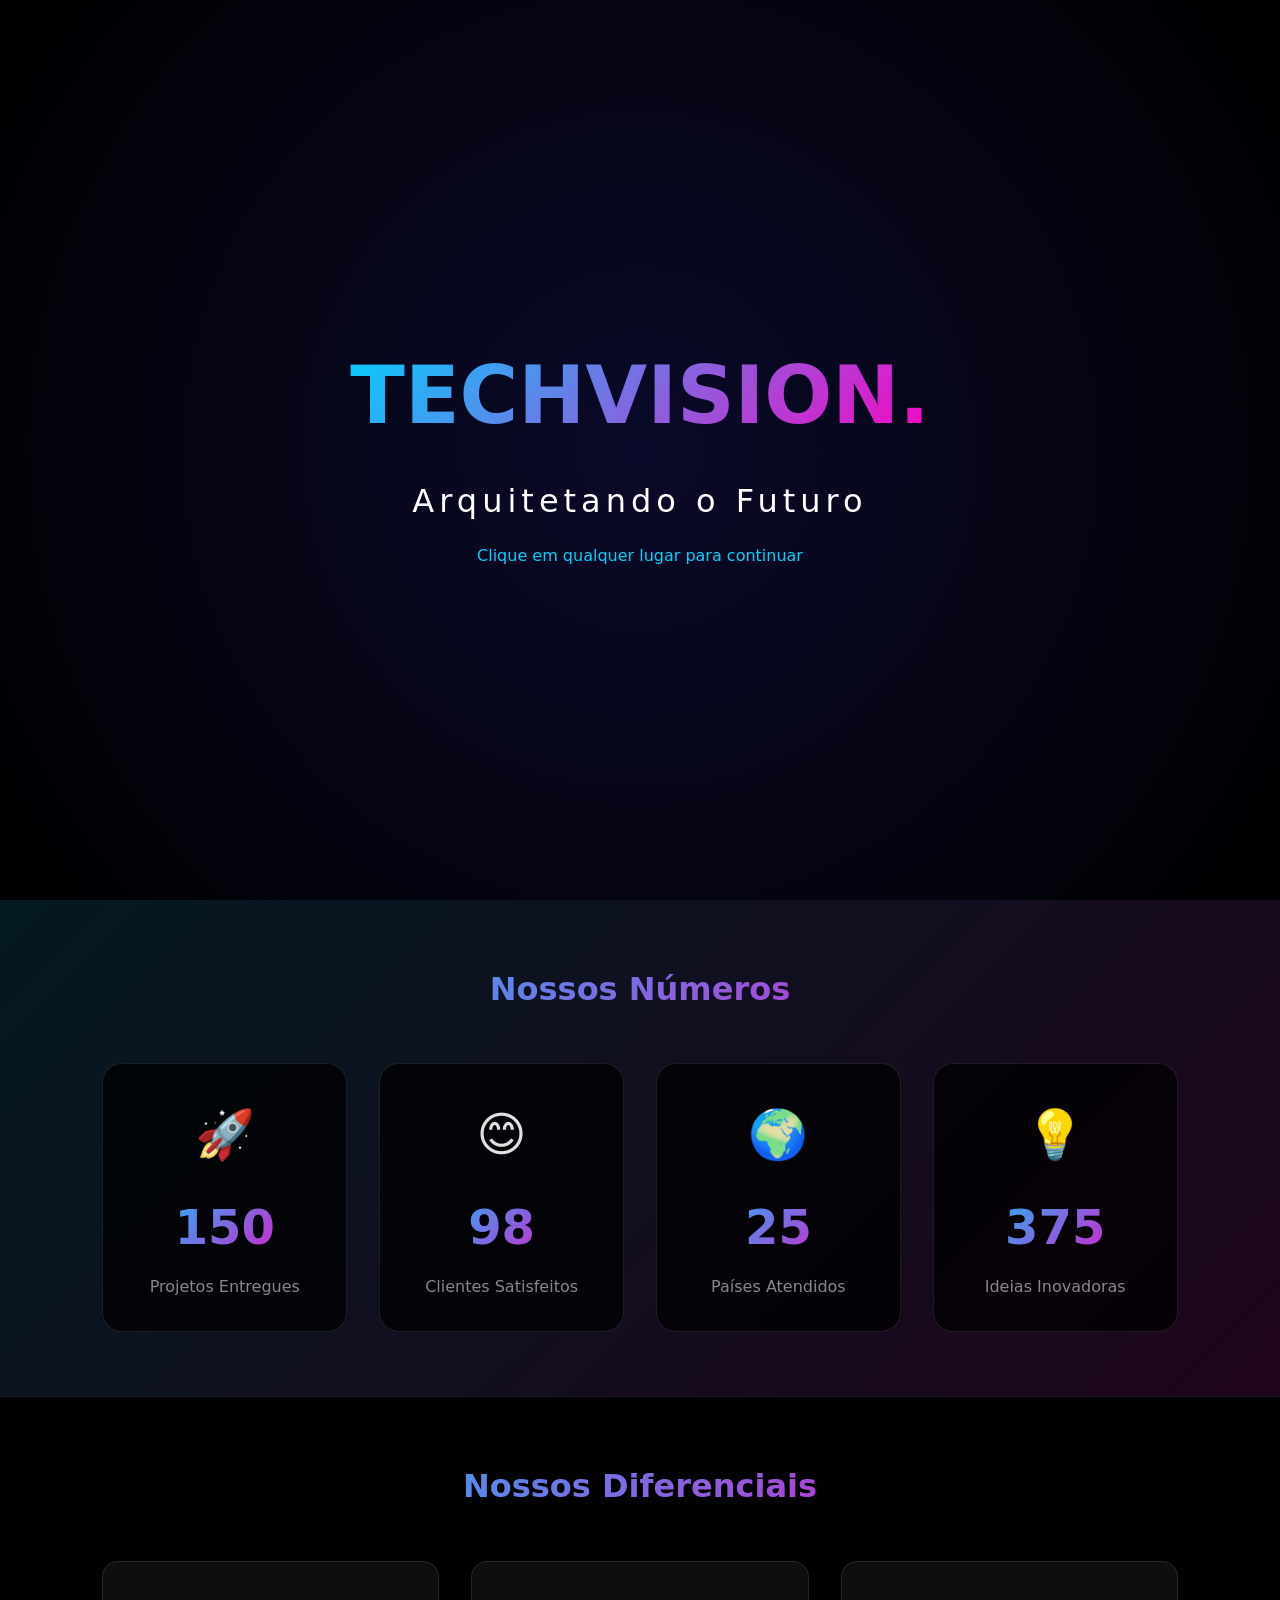
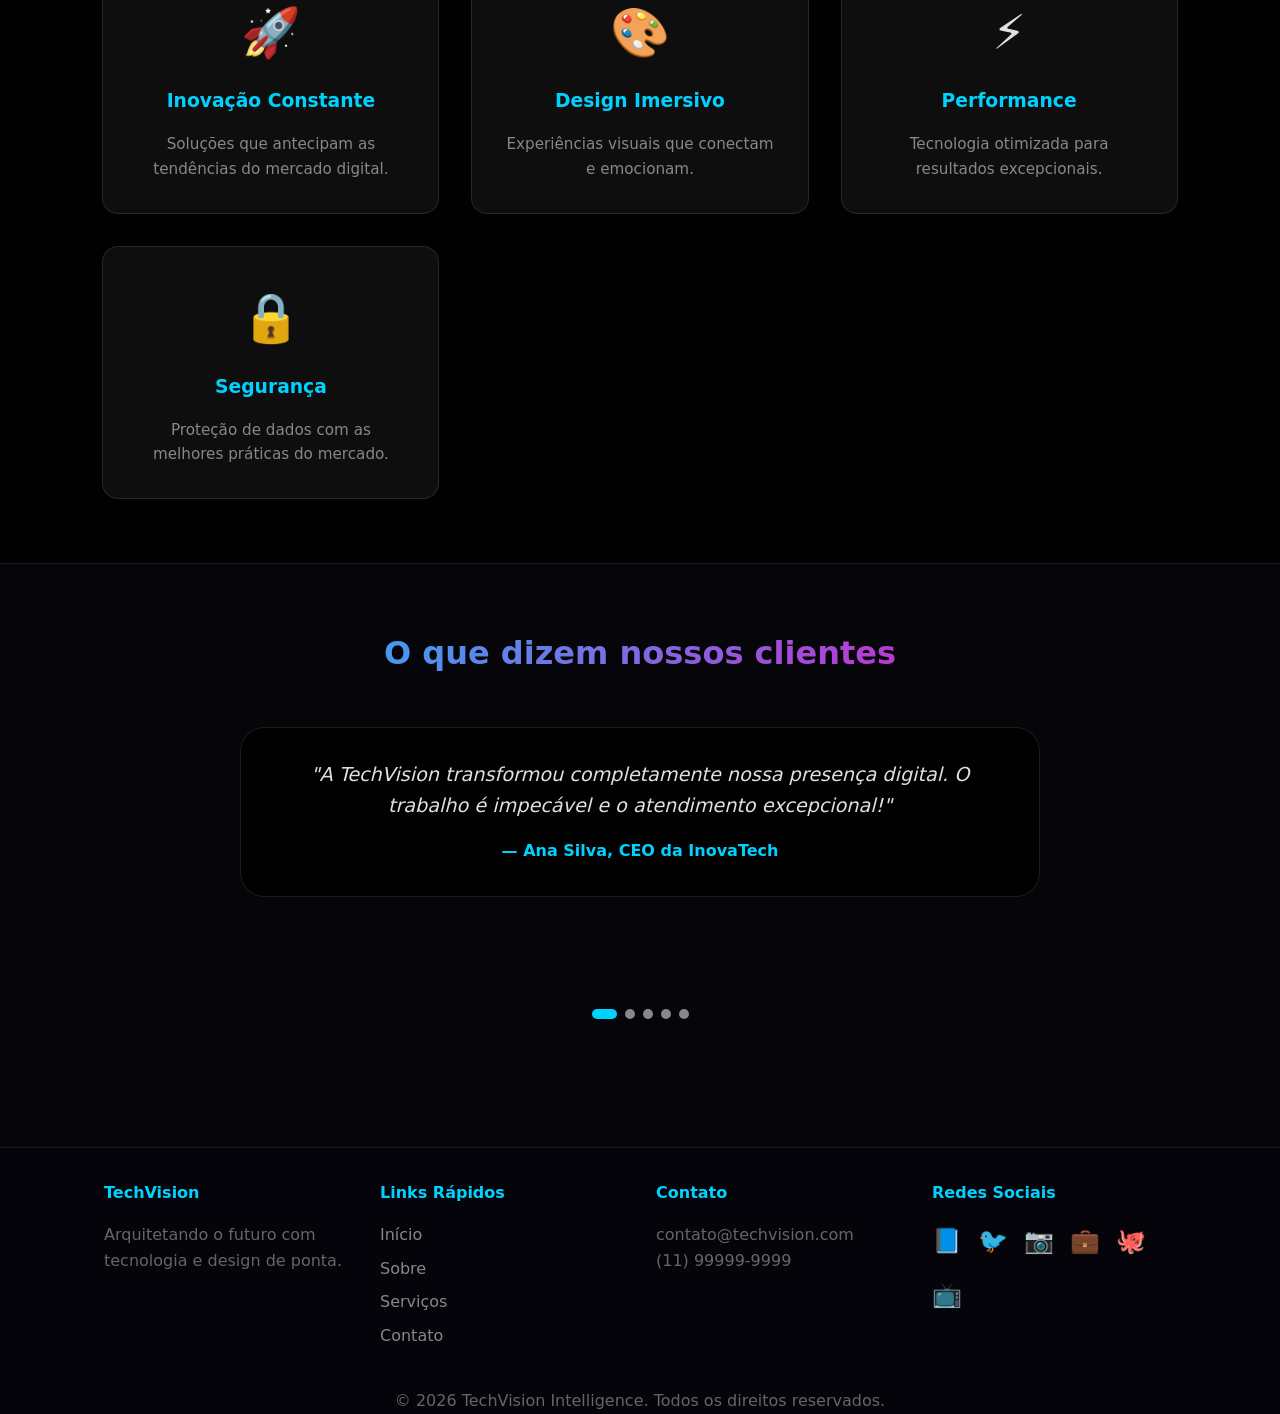
<file: index.html>
<!DOCTYPE html>
<html lang="pt-br">
<head>
    <meta charset="UTF-8">
    <meta name="viewport" content="width=device-width, initial-scale=1.0, user-scalable=yes">
    <meta name="description" content="TechVision - Arquitetando o Futuro com design inteligente e tecnologia de alto impacto">
    <title>TechVision | Início</title>
    
    <link rel="icon" type="image/svg+xml" href="data:image/svg+xml,%3Csvg xmlns='http://www.w3.org/2000/svg' viewBox='0 0 100 100'%3E%3Crect width='100' height='100' fill='%2300d2ff'/%3E%3Ctext x='50' y='72' font-size='55' text-anchor='middle' fill='white'%3E🏠%3C/text%3E%3C/svg%3E">
    
    <link rel="stylesheet" href="estilo.css">
    <link rel="stylesheet" href="dashboard.css">
</head>
<body class="bg-fullscreen page-home">

    <!-- TELA DE BOAS-VINDAS -->
    <div id="welcomeOverlay" style="
        position: fixed;
        top: 0;
        left: 0;
        width: 100%;
        height: 100%;
        background: radial-gradient(circle at center, #0a0a2a, #000000);
        z-index: 9999;
        display: flex;
        align-items: center;
        justify-content: center;
        cursor: pointer;
        transition: opacity 1s ease;
        opacity: 1;
    ">
        <div style="text-align: center;">
            <div style="
                font-size: 5rem;
                font-weight: 800;
                background: linear-gradient(135deg, #00d2ff, #ff00c1, #00d2ff);
                background-size: 200% 200%;
                -webkit-background-clip: text;
                background-clip: text;
                -webkit-text-fill-color: transparent;
                animation: gradientShift 2s ease infinite, pulseGlow 1.5s ease infinite;
                margin-bottom: 1rem;
            ">TECHVISION.</div>
            <div style="
                font-size: 2rem;
                color: white;
                letter-spacing: 5px;
                margin-bottom: 1rem;
                animation: fadeInUp 0.5s ease 0.3s forwards;
                opacity: 0;
            ">Arquitetando o Futuro</div>
            <div style="
                color: #00d2ff;
                font-size: 1rem;
                animation: fadeInUp 0.5s ease 0.6s forwards;
                opacity: 0;
            ">Clique em qualquer lugar para continuar</div>
        </div>
    </div>

    <header>
        <a href="index.html" class="logo-link">
            <div class="logo">TECHVISION.</div>
        </a>
        
        <button class="menu-toggle" id="menuToggle" aria-label="Menu">
            <span class="hamburger"></span>
        </button>
        
        <nav id="mainNav">
            <ul>
                <li><a href="index.html">Início</a></li>
                <li><a href="sobre.html">Sobre</a></li>
                <li><a href="servicos.html">Serviços</a></li>
                <li><a href="portfolio.html">Portfólio</a></li>
                <li><a href="blog.html">Blog</a></li>
                <li><a href="faq.html">FAQ</a></li>
                <li><a href="contato.html">Contato</a></li>
            </ul>
        </nav>
        
        <div class="nav-overlay" id="navOverlay"></div>
    </header>

    <main>
        <section class="hero">
            <h1>Arquitetando o <span style="background: linear-gradient(135deg, #00d2ff, #ff00c1); -webkit-background-clip: text; background-clip: text; -webkit-text-fill-color: transparent;">Futuro</span></h1>
            <p>Design inteligente e tecnologia de alto impacto para transformar sua marca.</p>
            <div class="btn-container">
                <a href="contato.html" class="btn-submit">Iniciar Projeto</a>
                <a href="portfolio.html" class="btn-outline-primary">Ver Portfólio</a>
            </div>
        </section>

        <!-- Dashboard de Estatísticas -->
        <section class="dashboard-section">
            <h2 class="section-title">Nossos Números</h2>
            <div class="dashboard-grid">
                <div class="dashboard-card" data-link="projetos.html">
                    <div class="dashboard-icon">🚀</div>
                    <div class="dashboard-number" data-target="150" data-speed="30">0</div>
                    <div class="dashboard-label">Projetos Entregues</div>
                    <div class="number-hint">Clique para ver os projetos →</div>
                </div>
                <div class="dashboard-card" data-link="clientes.html">
                    <div class="dashboard-icon">😊</div>
                    <div class="dashboard-number" data-target="98" data-speed="25">0</div>
                    <div class="dashboard-label">Clientes Satisfeitos</div>
                    <div class="number-hint">Clique para ver depoimentos →</div>
                </div>
                <div class="dashboard-card" data-link="paises.html">
                    <div class="dashboard-icon">🌍</div>
                    <div class="dashboard-number" data-target="25" data-speed="20">0</div>
                    <div class="dashboard-label">Países Atendidos</div>
                    <div class="number-hint">Clique para ver os países →</div>
                </div>
                <div class="dashboard-card" data-link="ideias.html">
                    <div class="dashboard-icon">💡</div>
                    <div class="dashboard-number" data-target="500" data-speed="40">0</div>
                    <div class="dashboard-label">Ideias Inovadoras</div>
                    <div class="number-hint">Clique para ver ideias →</div>
                </div>
            </div>
        </section>

        <!-- Diferenciais -->
        <section class="features">
            <h2 class="section-title">Nossos Diferenciais</h2>
            <div class="features-grid">
                <div class="feature-card" data-title="🚀 Inovação Constante" data-desc="Trabalhamos com as tecnologias mais recentes do mercado, incluindo AI, Blockchain e IoT para criar soluções que antecipam as necessidades futuras. Nossa equipe está sempre atualizada com as últimas tendências do mercado.">
                    <div class="feature-icon">🚀</div>
                    <h3>Inovação Constante</h3>
                    <p>Soluções que antecipam as tendências do mercado digital.</p>
                </div>
                <div class="feature-card" data-title="🎨 Design Imersivo" data-desc="Nossa abordagem de design combina psicologia das cores, animações fluidas e micro-interações que criam experiências memoráveis. Cada elemento é pensado para aumentar a conversão e engajamento do usuário.">
                    <div class="feature-icon">🎨</div>
                    <h3>Design Imersivo</h3>
                    <p>Experiências visuais que conectam e emocionam.</p>
                </div>
                <div class="feature-card" data-title="⚡ Performance" data-desc="Sites com carregamento em menos de 2 segundos, otimização para SEO e código limpo seguindo as melhores práticas de desenvolvimento. Utilizamos técnicas avançadas de caching e CDN global.">
                    <div class="feature-icon">⚡</div>
                    <h3>Performance</h3>
                    <p>Tecnologia otimizada para resultados excepcionais.</p>
                </div>
                <div class="feature-card" data-title="🔒 Segurança" data-desc="Proteção de dados com criptografia avançada, backups automáticos diários e monitoramento 24/7 contra ameaças cibernéticas. Certificados SSL gratuitos e proteção contra DDoS.">
                    <div class="feature-icon">🔒</div>
                    <h3>Segurança</h3>
                    <p>Proteção de dados com as melhores práticas do mercado.</p>
                </div>
            </div>
        </section>

        <!-- Depoimentos -->
        <section class="testimonials-section">
            <h2 class="section-title">O que dizem nossos clientes</h2>
            <div class="testimonials-carousel">
                <div class="testimonial-card active">
                    <div class="testimonial-text">"A TechVision transformou completamente nossa presença digital. O trabalho é impecável e o atendimento excepcional!"</div>
                    <div class="testimonial-author">— Ana Silva, CEO da InovaTech</div>
                </div>
                <div class="testimonial-card">
                    <div class="testimonial-text">"Profissionalismo e criatividade em cada entrega. Superaram todas as nossas expectativas."</div>
                    <div class="testimonial-author">— Carlos Mendes, CMO da GrowthLab</div>
                </div>
                <div class="testimonial-card">
                    <div class="testimonial-text">"A melhor agência de tecnologia com que já trabalhamos. Resultados incríveis e suporte de primeira."</div>
                    <div class="testimonial-author">— Mariana Costa, Fundadora da EduTech</div>
                </div>
                <div class="testimonial-card">
                    <div class="testimonial-text">"Conseguiram entender exatamente nossa necessidade e entregaram um produto que superou todas as expectativas."</div>
                    <div class="testimonial-author">— Roberto Alves, Diretor da TechSolutions</div>
                </div>
                <div class="testimonial-card">
                    <div class="testimonial-text">"Profissionais extremamente capacitados e comprometidos. Recomendo sem reservas!"</div>
                    <div class="testimonial-author">— Fernanda Lima, CMO da BrandUp</div>
                </div>
            </div>
            <div class="carousel-dots">
                <span class="dot active"></span>
                <span class="dot"></span>
                <span class="dot"></span>
                <span class="dot"></span>
                <span class="dot"></span>
            </div>
        </section>
    </main>

    <footer>
        <div class="footer-content">
            <div class="footer-column">
                <h4>TechVision</h4>
                <p>Arquitetando o futuro com tecnologia e design de ponta.</p>
            </div>
            <div class="footer-column">
                <h4>Links Rápidos</h4>
                <ul>
                    <li><a href="index.html">Início</a></li>
                    <li><a href="sobre.html">Sobre</a></li>
                    <li><a href="servicos.html">Serviços</a></li>
                    <li><a href="contato.html">Contato</a></li>
                </ul>
            </div>
            <div class="footer-column">
                <h4>Contato</h4>
                <p>contato@techvision.com</p>
                <p>(11) 99999-9999</p>
            </div>
            <div class="footer-column">
                <h4>Redes Sociais</h4>
                <div class="social-links">
                    <a href="#" onclick="showComingSoon(event, 'Facebook')">📘</a>
                    <a href="#" onclick="showComingSoon(event, 'Twitter')">🐦</a>
                    <a href="#" onclick="showComingSoon(event, 'Instagram')">📷</a>
                    <a href="#" onclick="showComingSoon(event, 'LinkedIn')">💼</a>
                    <a href="#" onclick="showComingSoon(event, 'GitHub')">🐙</a>
                    <a href="#" onclick="showComingSoon(event, 'YouTube')">📺</a>
                </div>
            </div>
        </div>
        <p>&copy; 2026 TechVision Intelligence. Todos os direitos reservados.</p>
    </footer>

    <script src="script.js"></script>
</body>
</html>
</file>
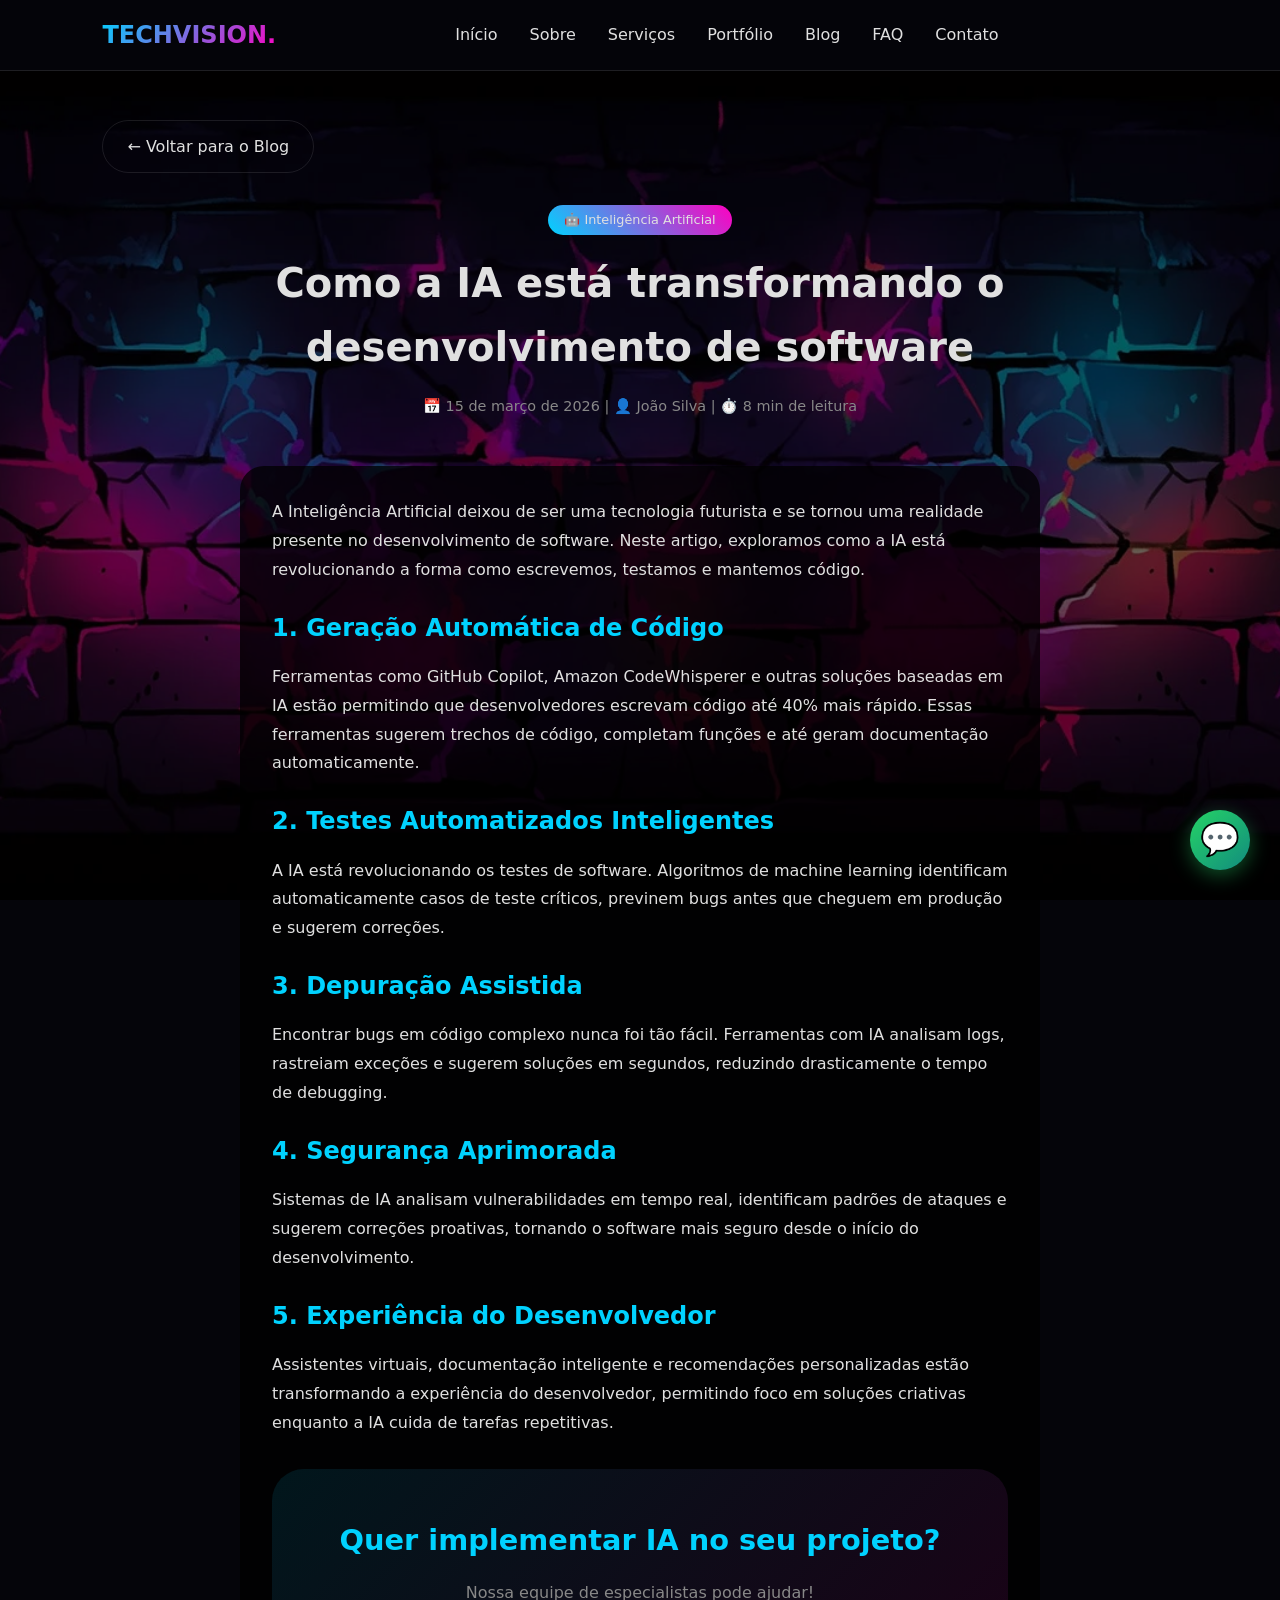
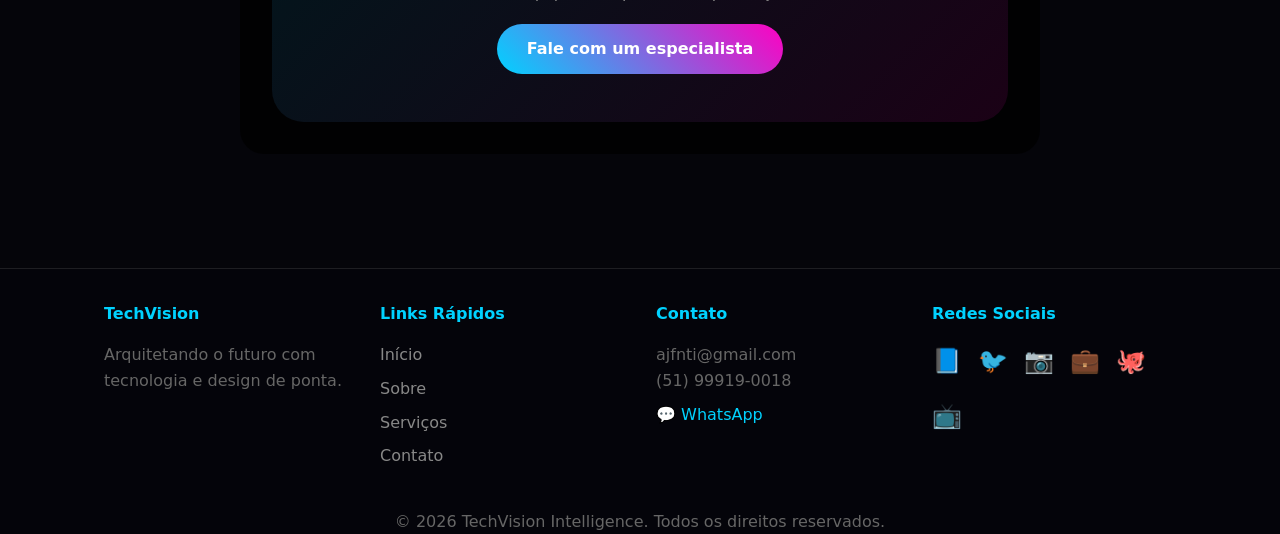
<file: artigos-ia.html>
<!DOCTYPE html>
<html lang="pt-br">
<head>
    <meta charset="UTF-8">
    <meta name="viewport" content="width=device-width, initial-scale=1.0">
    <meta name="description" content="Como a IA está transformando o desenvolvimento de software">
    <title>IA no Desenvolvimento | TechVision</title>
    
    <link rel="icon" type="image/svg+xml" href="data:image/svg+xml,%3Csvg xmlns='http://www.w3.org/2000/svg' viewBox='0 0 100 100'%3E%3Crect width='100' height='100' fill='%2300d2ff'/%3E%3Ctext x='50' y='72' font-size='55' text-anchor='middle' fill='white'%3E🤖%3C/text%3E%3C/svg%3E">
    
    <link rel="stylesheet" href="estilo.css">
    <link rel="stylesheet" href="dashboard.css">
</head>
<body class="bg-fullscreen page-article">

    <header>
        <a href="index.html" class="logo-link"><div class="logo">TECHVISION.</div></a>
        <button class="menu-toggle" id="menuToggle" aria-label="Menu"><span class="hamburger"></span></button>
        <nav id="mainNav">
            <ul>
                <li><a href="index.html">Início</a></li>
                <li><a href="sobre.html">Sobre</a></li>
                <li><a href="servicos.html">Serviços</a></li>
                <li><a href="portfolio.html">Portfólio</a></li>
                <li><a href="blog.html">Blog</a></li>
                <li><a href="faq.html">FAQ</a></li>
                <li><a href="contato.html">Contato</a></li>
            </ul>
        </nav>
        <div class="nav-overlay" id="navOverlay"></div>
    </header>

    <main style="padding: 120px 8% 50px;">
        <a href="blog.html" class="back-button">← Voltar para o Blog</a>
        
        <article class="article-page">
            <div class="article-header">
                <div class="article-category">🤖 Inteligência Artificial</div>
                <h1>Como a IA está transformando o desenvolvimento de software</h1>
                <div class="article-meta">
                    📅 15 de março de 2026 | 👤 João Silva | ⏱️ 8 min de leitura
                </div>
            </div>
            
            <div class="article-content">
                <p>A Inteligência Artificial deixou de ser uma tecnologia futurista e se tornou uma realidade presente no desenvolvimento de software. Neste artigo, exploramos como a IA está revolucionando a forma como escrevemos, testamos e mantemos código.</p>
                
                <h2>1. Geração Automática de Código</h2>
                <p>Ferramentas como GitHub Copilot, Amazon CodeWhisperer e outras soluções baseadas em IA estão permitindo que desenvolvedores escrevam código até 40% mais rápido. Essas ferramentas sugerem trechos de código, completam funções e até geram documentação automaticamente.</p>
                
                <h2>2. Testes Automatizados Inteligentes</h2>
                <p>A IA está revolucionando os testes de software. Algoritmos de machine learning identificam automaticamente casos de teste críticos, previnem bugs antes que cheguem em produção e sugerem correções.</p>
                
                <h2>3. Depuração Assistida</h2>
                <p>Encontrar bugs em código complexo nunca foi tão fácil. Ferramentas com IA analisam logs, rastreiam exceções e sugerem soluções em segundos, reduzindo drasticamente o tempo de debugging.</p>
                
                <h2>4. Segurança Aprimorada</h2>
                <p>Sistemas de IA analisam vulnerabilidades em tempo real, identificam padrões de ataques e sugerem correções proativas, tornando o software mais seguro desde o início do desenvolvimento.</p>
                
                <h2>5. Experiência do Desenvolvedor</h2>
                <p>Assistentes virtuais, documentação inteligente e recomendações personalizadas estão transformando a experiência do desenvolvedor, permitindo foco em soluções criativas enquanto a IA cuida de tarefas repetitivas.</p>
                
                <div class="portfolio-cta" style="margin-top: 2rem;">
                    <h3>Quer implementar IA no seu projeto?</h3>
                    <p>Nossa equipe de especialistas pode ajudar!</p>
                    <a href="contato.html" class="btn-submit">Fale com um especialista</a>
                </div>
            </div>
        </article>
    </main>

    <footer>
        <div class="footer-content">
            <div class="footer-column">
                <h4>TechVision</h4>
                <p>Arquitetando o futuro com tecnologia e design de ponta.</p>
            </div>
            <div class="footer-column">
                <h4>Links Rápidos</h4>
                <ul>
                    <li><a href="index.html">Início</a></li>
                    <li><a href="sobre.html">Sobre</a></li>
                    <li><a href="servicos.html">Serviços</a></li>
                    <li><a href="contato.html">Contato</a></li>
                </ul>
            </div>
            <div class="footer-column">
    <h4>Contato</h4>
    <p>ajfnti@gmail.com</p>
    <p>(51) 99919-0018</p>
    <a href="https://wa.me/555199190018?text=Olá!%20Vim%20pelo%20site%20TechVision%20e%20gostaria%20de%20mais%20informações." target="_blank" style="color: var(--primary); text-decoration: none; display: inline-flex; align-items: center; gap: 0.5rem; margin-top: 0.5rem;">💬 WhatsApp</a>
</div>
            <div class="footer-column">
                <h4>Redes Sociais</h4>
                <div class="social-links">
    <a href="#" onclick="showComingSoon(event, 'Facebook')">📘</a>
    <a href="#" onclick="showComingSoon(event, 'Twitter')">🐦</a>
    <a href="#" onclick="showComingSoon(event, 'Instagram')">📷</a>
    <a href="#" onclick="showComingSoon(event, 'LinkedIn')">💼</a>
    <a href="#" onclick="showComingSoon(event, 'GitHub')">🐙</a>
    <a href="#" onclick="showComingSoon(event, 'YouTube')">📺</a>
</div>
            </div>
        </div>
        <p>&copy; 2026 TechVision Intelligence. Todos os direitos reservados.</p>
    </footer>

    <script src="script.js"></script>
</body>
</html>
</file>
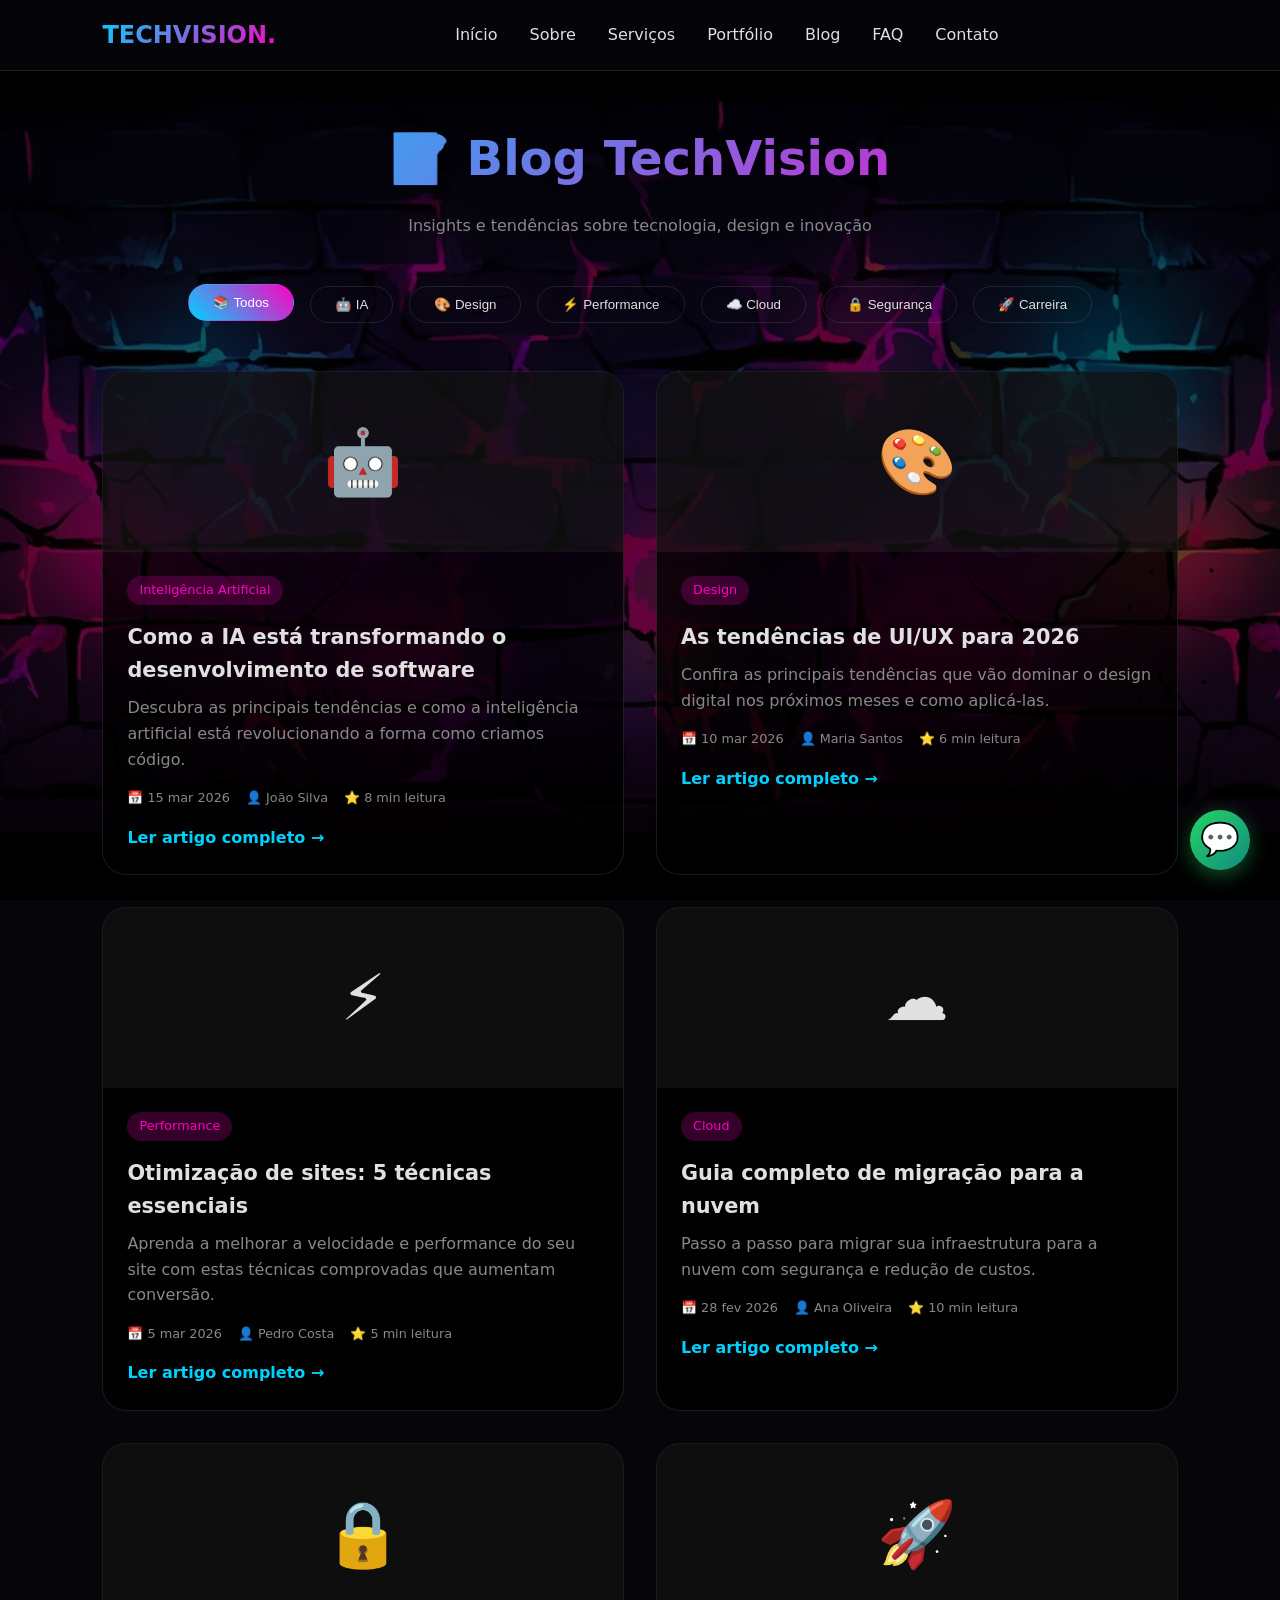
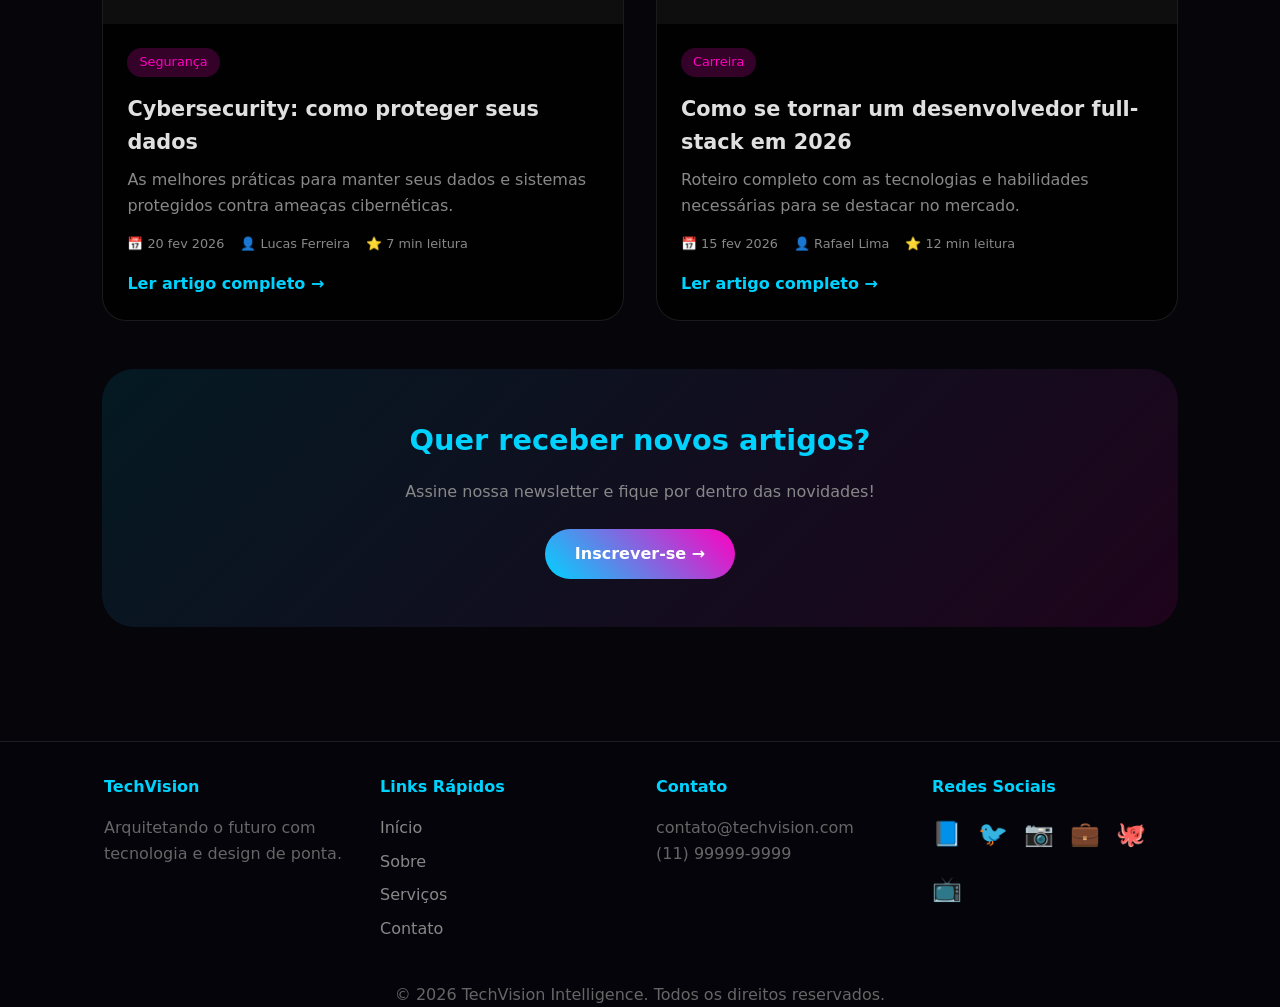
<file: blog.html>
<!DOCTYPE html>
<html lang="pt-br">
<head>
    <meta charset="UTF-8">
    <meta name="viewport" content="width=device-width, initial-scale=1.0, user-scalable=yes">
    <meta name="description" content="Blog da TechVision - Artigos sobre tecnologia e inovação">
    <title>Blog | TechVision</title>
    
    <link rel="icon" type="image/svg+xml" href="data:image/svg+xml,%3Csvg xmlns='http://www.w3.org/2000/svg' viewBox='0 0 100 100'%3E%3Crect width='100' height='100' fill='%2300d2ff'/%3E%3Ctext x='50' y='72' font-size='55' text-anchor='middle' fill='white'%3E📝%3C/text%3E%3C/svg%3E">
    
    <link rel="stylesheet" href="estilo.css">
    <link rel="stylesheet" href="dashboard.css">
</head>
<body class="bg-fullscreen page-blog">

    <header>
        <a href="index.html" class="logo-link"><div class="logo">TECHVISION.</div></a>
        <button class="menu-toggle" id="menuToggle" aria-label="Menu"><span class="hamburger"></span></button>
        <nav id="mainNav">
            <ul>
                <li><a href="index.html">Início</a></li>
                <li><a href="sobre.html">Sobre</a></li>
                <li><a href="servicos.html">Serviços</a></li>
                <li><a href="portfolio.html">Portfólio</a></li>
                <li><a href="blog.html">Blog</a></li>
                <li><a href="faq.html">FAQ</a></li>
                <li><a href="contato.html">Contato</a></li>
            </ul>
        </nav>
        <div class="nav-overlay" id="navOverlay"></div>
    </header>

    <main style="padding: 120px 8% 50px;">
        <h1 class="page-title">📝 Blog TechVision</h1>
        <p class="page-subtitle">Insights e tendências sobre tecnologia, design e inovação</p>
        
        <!-- Filtros para o Blog -->
        <div class="portfolio-filters">
            <button class="filter-btn active" data-filter="all">📚 Todos</button>
            <button class="filter-btn" data-filter="ia">🤖 IA</button>
            <button class="filter-btn" data-filter="design">🎨 Design</button>
            <button class="filter-btn" data-filter="performance">⚡ Performance</button>
            <button class="filter-btn" data-filter="cloud">☁️ Cloud</button>
            <button class="filter-btn" data-filter="seguranca">🔒 Segurança</button>
            <button class="filter-btn" data-filter="carreira">🚀 Carreira</button>
        </div>
        
        <div class="blog-grid">
            <article class="blog-card" data-category="ia">
                <div class="blog-image">🤖</div>
                <div class="blog-content">
                    <span class="blog-category">Inteligência Artificial</span>
                    <h3>Como a IA está transformando o desenvolvimento de software</h3>
                    <p>Descubra as principais tendências e como a inteligência artificial está revolucionando a forma como criamos código.</p>
                    <div class="blog-meta">
                        <span>📅 15 mar 2026</span>
                        <span>👤 João Silva</span>
                        <span>⭐ 8 min leitura</span>
                    </div>
                    <a href="#" onclick="showArticle(event, 'ia')" class="blog-link">Ler artigo completo →</a>
                </div>
            </article>
            
            <article class="blog-card" data-category="design">
                <div class="blog-image">🎨</div>
                <div class="blog-content">
                    <span class="blog-category">Design</span>
                    <h3>As tendências de UI/UX para 2026</h3>
                    <p>Confira as principais tendências que vão dominar o design digital nos próximos meses e como aplicá-las.</p>
                    <div class="blog-meta">
                        <span>📅 10 mar 2026</span>
                        <span>👤 Maria Santos</span>
                        <span>⭐ 6 min leitura</span>
                    </div>
                    <a href="#" onclick="showArticle(event, 'design')" class="blog-link">Ler artigo completo →</a>
                </div>
            </article>
            
            <article class="blog-card" data-category="performance">
                <div class="blog-image">⚡</div>
                <div class="blog-content">
                    <span class="blog-category">Performance</span>
                    <h3>Otimização de sites: 5 técnicas essenciais</h3>
                    <p>Aprenda a melhorar a velocidade e performance do seu site com estas técnicas comprovadas que aumentam conversão.</p>
                    <div class="blog-meta">
                        <span>📅 5 mar 2026</span>
                        <span>👤 Pedro Costa</span>
                        <span>⭐ 5 min leitura</span>
                    </div>
                    <a href="#" onclick="showArticle(event, 'performance')" class="blog-link">Ler artigo completo →</a>
                </div>
            </article>
            
            <article class="blog-card" data-category="cloud">
                <div class="blog-image">☁️</div>
                <div class="blog-content">
                    <span class="blog-category">Cloud</span>
                    <h3>Guia completo de migração para a nuvem</h3>
                    <p>Passo a passo para migrar sua infraestrutura para a nuvem com segurança e redução de custos.</p>
                    <div class="blog-meta">
                        <span>📅 28 fev 2026</span>
                        <span>👤 Ana Oliveira</span>
                        <span>⭐ 10 min leitura</span>
                    </div>
                    <a href="#" onclick="showArticle(event, 'cloud')" class="blog-link">Ler artigo completo →</a>
                </div>
            </article>
            
            <article class="blog-card" data-category="seguranca">
                <div class="blog-image">🔒</div>
                <div class="blog-content">
                    <span class="blog-category">Segurança</span>
                    <h3>Cybersecurity: como proteger seus dados</h3>
                    <p>As melhores práticas para manter seus dados e sistemas protegidos contra ameaças cibernéticas.</p>
                    <div class="blog-meta">
                        <span>📅 20 fev 2026</span>
                        <span>👤 Lucas Ferreira</span>
                        <span>⭐ 7 min leitura</span>
                    </div>
                    <a href="#" onclick="showArticle(event, 'seguranca')" class="blog-link">Ler artigo completo →</a>
                </div>
            </article>
            
            <article class="blog-card" data-category="carreira">
                <div class="blog-image">🚀</div>
                <div class="blog-content">
                    <span class="blog-category">Carreira</span>
                    <h3>Como se tornar um desenvolvedor full-stack em 2026</h3>
                    <p>Roteiro completo com as tecnologias e habilidades necessárias para se destacar no mercado.</p>
                    <div class="blog-meta">
                        <span>📅 15 fev 2026</span>
                        <span>👤 Rafael Lima</span>
                        <span>⭐ 12 min leitura</span>
                    </div>
                    <a href="#" onclick="showArticle(event, 'carreira')" class="blog-link">Ler artigo completo →</a>
                </div>
            </article>
        </div>
        
        <div class="portfolio-cta" style="margin-top: 3rem;">
            <h3>Quer receber novos artigos?</h3>
            <p>Assine nossa newsletter e fique por dentro das novidades!</p>
            <a href="contato.html" class="btn-submit">Inscrever-se →</a>
        </div>
    </main>

    <footer>
        <div class="footer-content">
            <div class="footer-column">
                <h4>TechVision</h4>
                <p>Arquitetando o futuro com tecnologia e design de ponta.</p>
            </div>
            <div class="footer-column">
                <h4>Links Rápidos</h4>
                <ul>
                    <li><a href="index.html">Início</a></li>
                    <li><a href="sobre.html">Sobre</a></li>
                    <li><a href="servicos.html">Serviços</a></li>
                    <li><a href="contato.html">Contato</a></li>
                </ul>
            </div>
            <div class="footer-column">
                <h4>Contato</h4>
                <p>contato@techvision.com</p>
                <p>(11) 99999-9999</p>
            </div>
            <div class="footer-column">
                <h4>Redes Sociais</h4>
                <div class="social-links">
                    <a href="#" onclick="showComingSoon(event, 'Facebook')">📘</a>
                    <a href="#" onclick="showComingSoon(event, 'Twitter')">🐦</a>
                    <a href="#" onclick="showComingSoon(event, 'Instagram')">📷</a>
                    <a href="#" onclick="showComingSoon(event, 'LinkedIn')">💼</a>
                    <a href="#" onclick="showComingSoon(event, 'GitHub')">🐙</a>
                    <a href="#" onclick="showComingSoon(event, 'YouTube')">📺</a>
                </div>
            </div>
        </div>
        <p>&copy; 2026 TechVision Intelligence. Todos os direitos reservados.</p>
    </footer>

    <script src="script.js"></script>
</body>
</html>
</file>
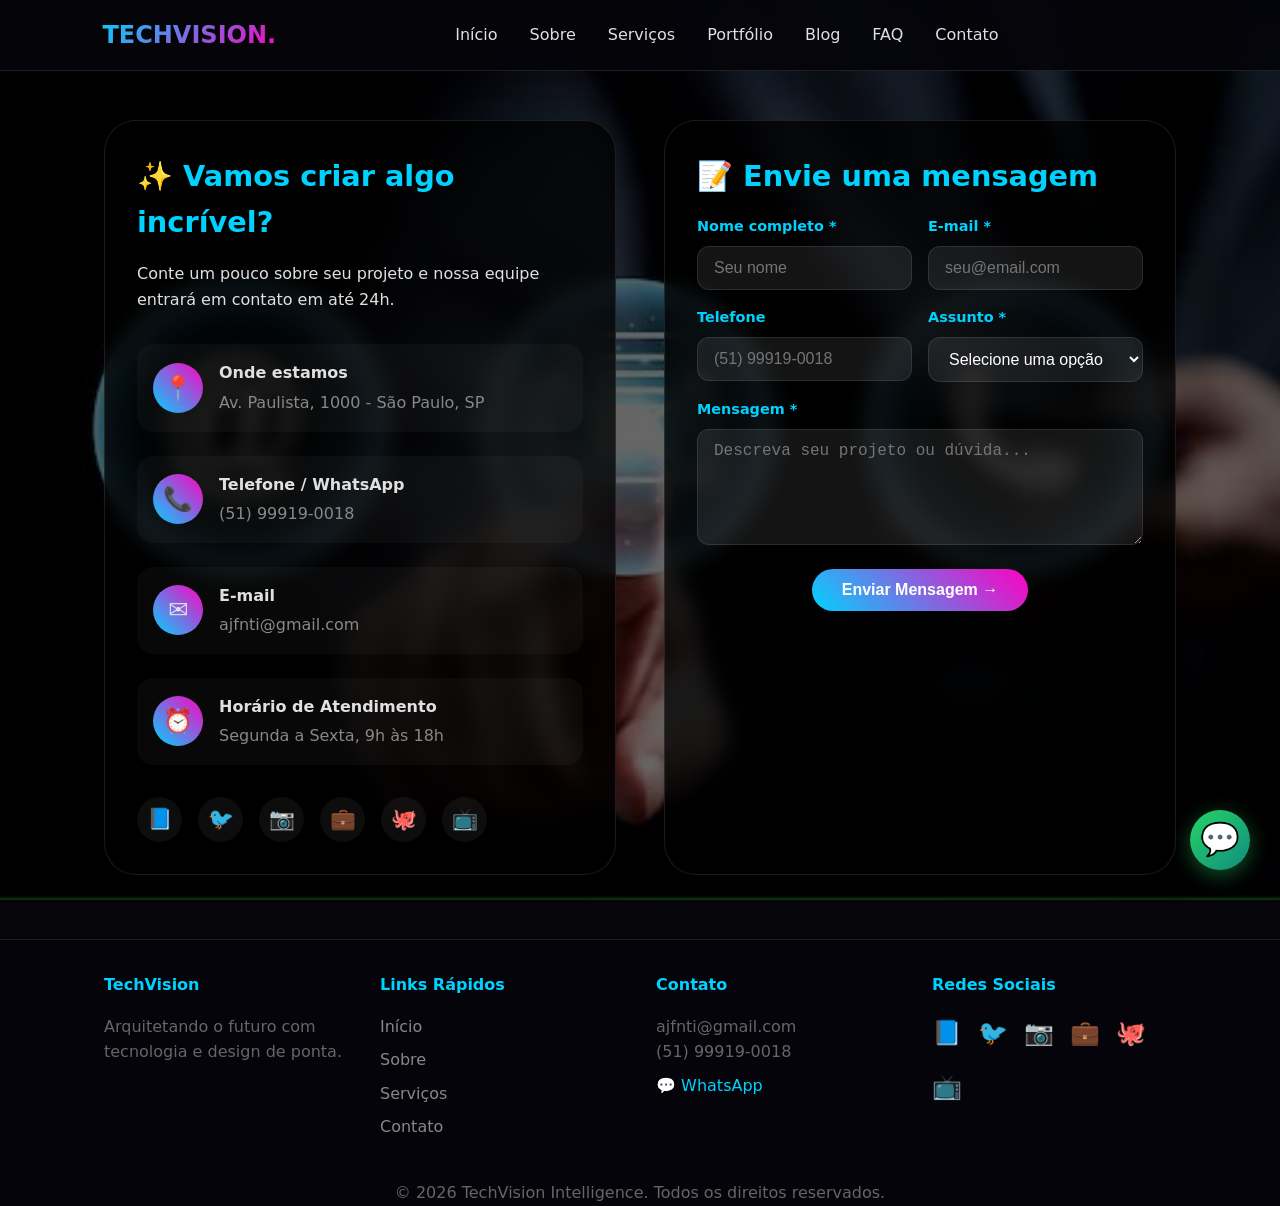
<file: contato.html>
<!DOCTYPE html>
<html lang="pt-br">
<head>
    <meta charset="UTF-8">
    <meta name="viewport" content="width=device-width, initial-scale=1.0, user-scalable=yes">
    <meta name="description" content="Entre em contato com a TechVision">
    <title>Contato | TechVision</title>
    
    <link rel="icon" type="image/svg+xml" href="data:image/svg+xml,%3Csvg xmlns='http://www.w3.org/2000/svg' viewBox='0 0 100 100'%3E%3Crect width='100' height='100' fill='%23ff00c1'/%3E%3Ctext x='50' y='72' font-size='55' text-anchor='middle' fill='white'%3E📧%3C/text%3E%3C/svg%3E">
    
    <link rel="stylesheet" href="estilo.css">
    <link rel="stylesheet" href="dashboard.css">
</head>
<body class="bg-fullscreen page-contato">

    <header>
        <a href="index.html" class="logo-link"><div class="logo">TECHVISION.</div></a>
        <button class="menu-toggle" id="menuToggle" aria-label="Menu"><span class="hamburger"></span></button>
        <nav id="mainNav">
            <ul>
                <li><a href="index.html">Início</a></li>
                <li><a href="sobre.html">Sobre</a></li>
                <li><a href="servicos.html">Serviços</a></li>
                <li><a href="portfolio.html">Portfólio</a></li>
                <li><a href="blog.html">Blog</a></li>
                <li><a href="faq.html">FAQ</a></li>
                <li><a href="contato.html">Contato</a></li>
            </ul>
        </nav>
        <div class="nav-overlay" id="navOverlay"></div>
    </header>

    <main>
        <div class="contact-modern-wrapper">
            <div class="contact-card-modern">
                <h2>✨ Vamos criar algo incrível?</h2>
                <p>Conte um pouco sobre seu projeto e nossa equipe entrará em contato em até 24h.</p>
                
                <div class="contact-info-modern">
                    <div class="contact-info-item">
                        <div class="contact-info-icon">📍</div>
                        <div class="contact-info-text">
                            <strong>Onde estamos</strong>
                            <p>Av. Paulista, 1000 - São Paulo, SP</p>
                        </div>
                    </div>
                    <div class="contact-info-item">
                        <div class="contact-info-icon">📞</div>
                        <div class="contact-info-text">
                            <strong>Telefone / WhatsApp</strong>
                            <p>(51) 99919-0018</p>
                        </div>
                    </div>
                    <div class="contact-info-item">
                        <div class="contact-info-icon">✉️</div>
                        <div class="contact-info-text">
                            <strong>E-mail</strong>
                            <p>ajfnti@gmail.com</p>
                        </div>
                    </div>
                    <div class="contact-info-item">
                        <div class="contact-info-icon">⏰</div>
                        <div class="contact-info-text">
                            <strong>Horário de Atendimento</strong>
                            <p>Segunda a Sexta, 9h às 18h</p>
                        </div>
                    </div>
                </div>
                
                <div class="social-links-modern">
                    <a href="#" onclick="showComingSoon(event, 'Facebook')" class="social-link-modern">📘</a>
                    <a href="#" onclick="showComingSoon(event, 'Twitter')" class="social-link-modern">🐦</a>
                    <a href="#" onclick="showComingSoon(event, 'Instagram')" class="social-link-modern">📷</a>
                    <a href="#" onclick="showComingSoon(event, 'LinkedIn')" class="social-link-modern">💼</a>
                    <a href="#" onclick="showComingSoon(event, 'GitHub')" class="social-link-modern">🐙</a>
                    <a href="#" onclick="showComingSoon(event, 'YouTube')" class="social-link-modern">📺</a>
                </div>
            </div>
            
            <div class="contact-card-modern">
                <h2>📝 Envie uma mensagem</h2>
                <form id="contactForm">
                    <div class="form-row">
                        <div class="form-group">
                            <label for="nome">Nome completo *</label>
                            <input type="text" id="nome" name="nome" placeholder="Seu nome" required>
                        </div>
                        <div class="form-group">
                            <label for="email">E-mail *</label>
                            <input type="email" id="email" name="email" placeholder="seu@email.com" required>
                        </div>
                    </div>
                    
                    <div class="form-row">
                        <div class="form-group">
                            <label for="telefone">Telefone</label>
                            <input type="tel" id="telefone" name="telefone" placeholder="(51) 99919-0018">
                        </div>
                        <div class="form-group">
                            <label for="assunto">Assunto *</label>
                            <select id="assunto" name="assunto" required>
                                <option value="" disabled selected>Selecione uma opção</option>
                                <option value="orcamento">💰 Orçamento</option>
                                <option value="duvida">❓ Dúvidas</option>
                                <option value="parceria">🤝 Parceria</option>
                                <option value="suporte">🛠️ Suporte Técnico</option>
                                <option value="trabalhe">💼 Trabalhe Conosco</option>
                            </select>
                        </div>
                    </div>
                    
                    <div class="form-group">
                        <label for="mensagem">Mensagem *</label>
                        <textarea id="mensagem" name="mensagem" rows="5" placeholder="Descreva seu projeto ou dúvida..." required></textarea>
                    </div>
                    
                    <div class="btn-container">
                        <button type="submit" class="btn-submit">Enviar Mensagem →</button>
                    </div>
                </form>
            </div>
        </div>
    </main>

    <footer>
        <div class="footer-content">
            <div class="footer-column">
                <h4>TechVision</h4>
                <p>Arquitetando o futuro com tecnologia e design de ponta.</p>
            </div>
            <div class="footer-column">
                <h4>Links Rápidos</h4>
                <ul>
                    <li><a href="index.html">Início</a></li>
                    <li><a href="sobre.html">Sobre</a></li>
                    <li><a href="servicos.html">Serviços</a></li>
                    <li><a href="contato.html">Contato</a></li>
                </ul>
            </div>
            <div class="footer-column">
                <h4>Contato</h4>
                <p>ajfnti@gmail.com</p>
                <p>(51) 99919-0018</p>
                <a href="https://wa.me/555199190018?text=Olá!%20Vim%20pelo%20site%20TechVision%20e%20gostaria%20de%20mais%20informações." target="_blank" style="color: var(--primary); text-decoration: none; display: inline-flex; align-items: center; gap: 0.5rem; margin-top: 0.5rem;">💬 WhatsApp</a>
            </div>
            <div class="footer-column">
                <h4>Redes Sociais</h4>
                <div class="social-links">
                    <a href="#" onclick="showComingSoon(event, 'Facebook')">📘</a>
                    <a href="#" onclick="showComingSoon(event, 'Twitter')">🐦</a>
                    <a href="#" onclick="showComingSoon(event, 'Instagram')">📷</a>
                    <a href="#" onclick="showComingSoon(event, 'LinkedIn')">💼</a>
                    <a href="#" onclick="showComingSoon(event, 'GitHub')">🐙</a>
                    <a href="#" onclick="showComingSoon(event, 'YouTube')">📺</a>
                </div>
            </div>
        </div>
        <p>&copy; 2026 TechVision Intelligence. Todos os direitos reservados.</p>
    </footer>

    <script src="script.js"></script>
</body>
</html>
</file>
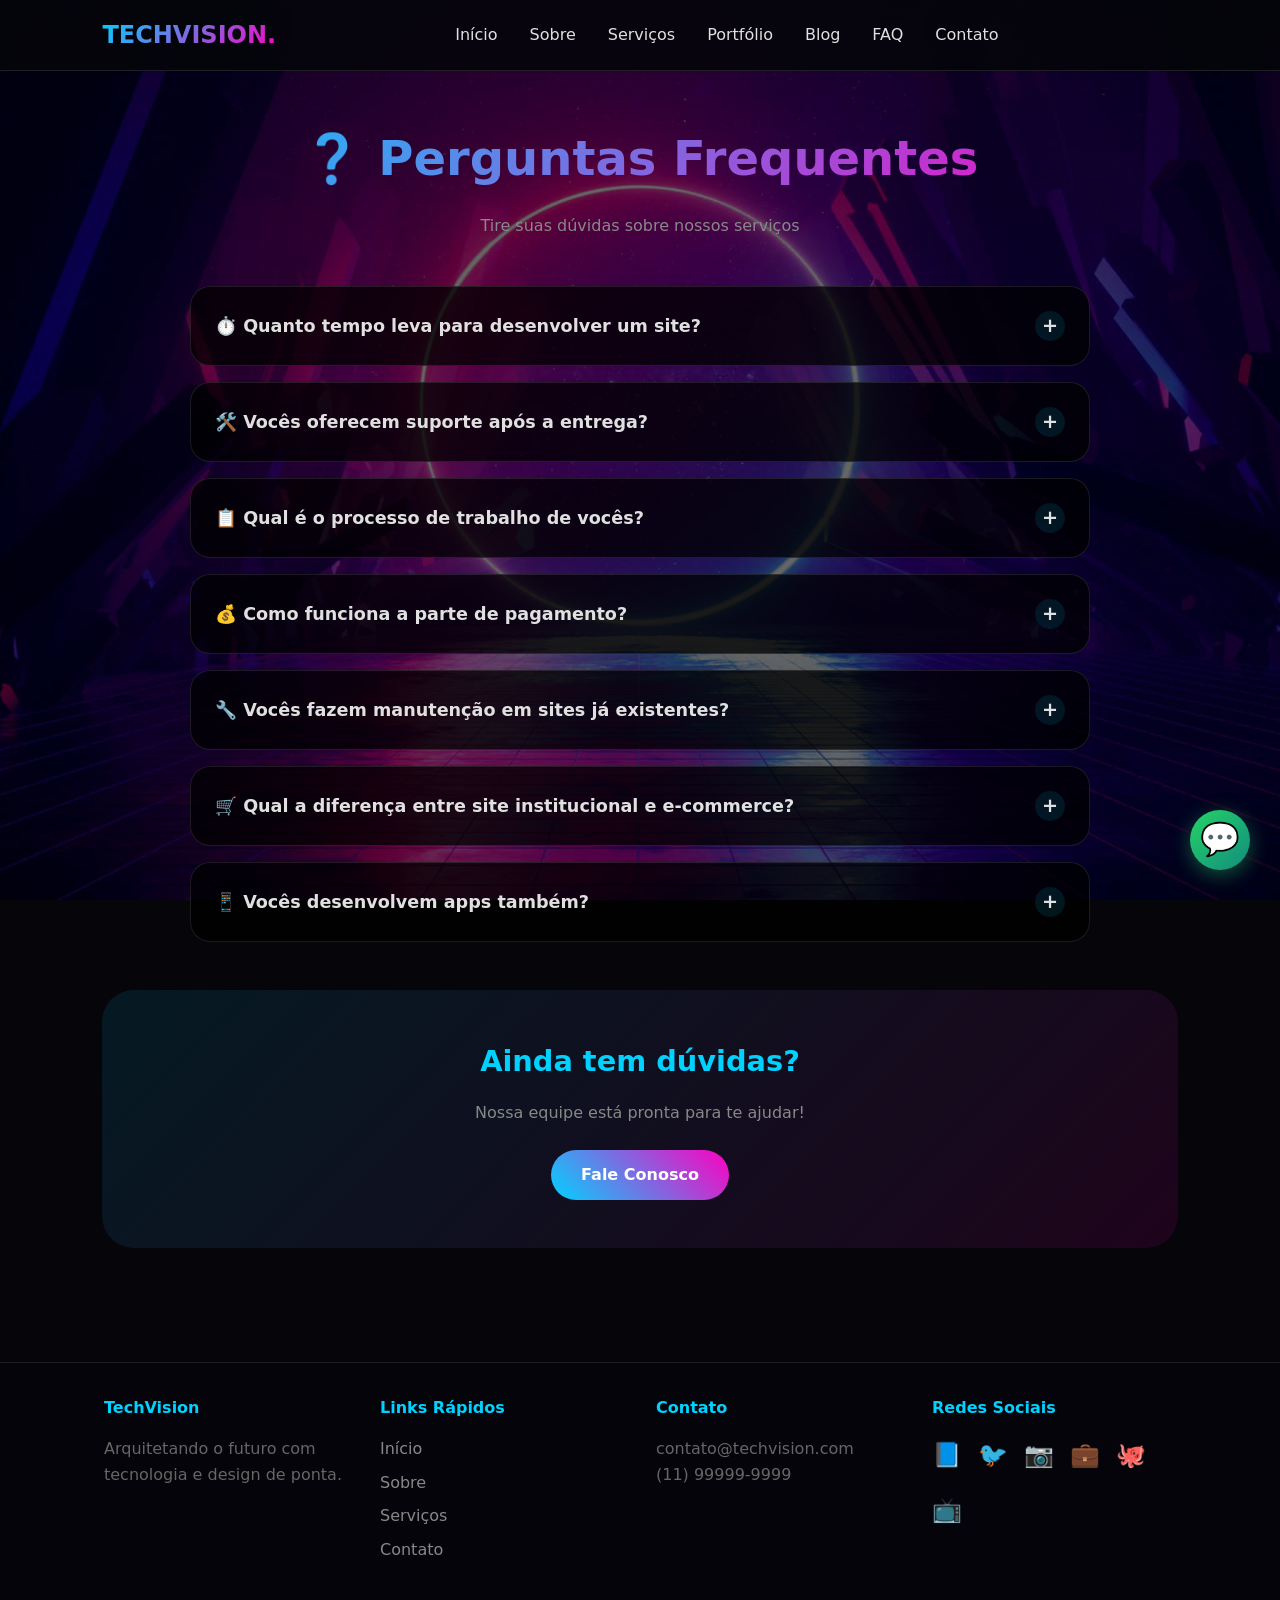
<file: faq.html>
<!DOCTYPE html>
<html lang="pt-br">
<head>
    <meta charset="UTF-8">
    <meta name="viewport" content="width=device-width, initial-scale=1.0, user-scalable=yes">
    <meta name="description" content="Perguntas frequentes sobre a TechVision">
    <title>FAQ | TechVision</title>
    
    <link rel="icon" type="image/svg+xml" href="data:image/svg+xml,%3Csvg xmlns='http://www.w3.org/2000/svg' viewBox='0 0 100 100'%3E%3Crect width='100' height='100' fill='%2300d2ff'/%3E%3Ctext x='50' y='72' font-size='55' text-anchor='middle' fill='white'%3E❓%3C/text%3E%3C/svg%3E">
    
    <link rel="stylesheet" href="estilo.css">
    <link rel="stylesheet" href="dashboard.css">
</head>
<body class="bg-fullscreen page-faq">

    <header>
        <a href="index.html" class="logo-link"><div class="logo">TECHVISION.</div></a>
        <button class="menu-toggle" id="menuToggle" aria-label="Menu"><span class="hamburger"></span></button>
        <nav id="mainNav">
            <ul>
                <li><a href="index.html">Início</a></li>
                <li><a href="sobre.html">Sobre</a></li>
                <li><a href="servicos.html">Serviços</a></li>
                <li><a href="portfolio.html">Portfólio</a></li>
                <li><a href="blog.html">Blog</a></li>
                <li><a href="faq.html">FAQ</a></li>
                <li><a href="contato.html">Contato</a></li>
            </ul>
        </nav>
        <div class="nav-overlay" id="navOverlay"></div>
    </header>

    <main style="padding: 120px 8% 50px;">
        <h1 class="page-title">❓ Perguntas Frequentes</h1>
        <p class="page-subtitle">Tire suas dúvidas sobre nossos serviços</p>
        
        <div class="faq-container-modern">
            <div class="faq-item-modern">
                <div class="faq-question-modern">
                    <span>⏱️ Quanto tempo leva para desenvolver um site?</span>
                    <span class="faq-icon-modern">+</span>
                </div>
                <div class="faq-answer-modern">
                    <p>O prazo varia conforme a complexidade do projeto. Um site institucional simples pode levar de 2 a 4 semanas, enquanto projetos mais complexos como e-commerces ou sistemas personalizados podem levar de 2 a 4 meses. Após uma análise detalhada, fornecemos um cronograma preciso e acompanhamento semanal.</p>
                </div>
            </div>
            
            <div class="faq-item-modern">
                <div class="faq-question-modern">
                    <span>🛠️ Vocês oferecem suporte após a entrega?</span>
                    <span class="faq-icon-modern">+</span>
                </div>
                <div class="faq-answer-modern">
                    <p>Sim! Oferecemos planos de suporte contínuo que incluem manutenção, atualizações, correções de bugs e suporte técnico 24/7. Temos pacotes mensais e anuais adaptados às necessidades de cada cliente, com garantia de 90 dias pós-entrega.</p>
                </div>
            </div>
            
            <div class="faq-item-modern">
                <div class="faq-question-modern">
                    <span>📋 Qual é o processo de trabalho de vocês?</span>
                    <span class="faq-icon-modern">+</span>
                </div>
                <div class="faq-answer-modern">
                    <p>Nosso processo é dividido em 5 etapas: <strong>1) Descoberta</strong> - análise de requisitos e briefing; <strong>2) Planejamento</strong> - arquitetura e cronograma; <strong>3) Design</strong> - protótipos e validação; <strong>4) Desenvolvimento</strong> - codificação e testes; <strong>5) Lançamento</strong> - deploy e suporte. Mantemos transparência total com relatórios semanais.</p>
                </div>
            </div>
            
            <div class="faq-item-modern">
                <div class="faq-question-modern">
                    <span>💰 Como funciona a parte de pagamento?</span>
                    <span class="faq-icon-modern">+</span>
                </div>
                <div class="faq-answer-modern">
                    <p>Trabalhamos com um modelo de pagamento escalonado: <strong>30%</strong> na assinatura do contrato, <strong>40%</strong> na aprovação do design, e <strong>30%</strong> na entrega final. Aceitamos cartão de crédito (em até 12x), boleto bancário e transferência PIX. Para projetos de grande porte, oferecemos condições especiais.</p>
                </div>
            </div>
            
            <div class="faq-item-modern">
                <div class="faq-question-modern">
                    <span>🔧 Vocês fazem manutenção em sites já existentes?</span>
                    <span class="faq-icon-modern">+</span>
                </div>
                <div class="faq-answer-modern">
                    <p>Sim! Oferecemos serviços de manutenção e modernização para sites já existentes, independente de terem sido desenvolvidos por nós ou não. Fazemos desde pequenas correções até redesigns completos, otimização de performance e migração de plataformas.</p>
                </div>
            </div>
            
            <div class="faq-item-modern">
                <div class="faq-question-modern">
                    <span>🛒 Qual a diferença entre site institucional e e-commerce?</span>
                    <span class="faq-icon-modern">+</span>
                </div>
                <div class="faq-answer-modern">
                    <p>Um <strong>site institucional</strong> é focado em apresentar sua empresa, serviços e portfólio, com objetivo de gerar autoridade e leads. Já um <strong>e-commerce</strong> é uma plataforma de vendas online completa, com catálogo de produtos, carrinho de compras, integração com meios de pagamento, gestão de estoque e logística.</p>
                </div>
            </div>
            
            <div class="faq-item-modern">
                <div class="faq-question-modern">
                    <span>📱 Vocês desenvolvem apps também?</span>
                    <span class="faq-icon-modern">+</span>
                </div>
                <div class="faq-answer-modern">
                    <p>Com certeza! Desenvolvemos aplicativos nativos para iOS e Android usando React Native e Flutter, além de Progressive Web Apps (PWAs) que funcionam como apps diretamente no navegador. Nossos apps são otimizados, intuitivos e com alta performance.</p>
                </div>
            </div>
        </div>
        
        <div class="portfolio-cta" style="margin-top: 3rem;">
            <h3>Ainda tem dúvidas?</h3>
            <p>Nossa equipe está pronta para te ajudar!</p>
            <a href="contato.html" class="btn-submit">Fale Conosco</a>
        </div>
    </main>

    <footer>
        <div class="footer-content">
            <div class="footer-column">
                <h4>TechVision</h4>
                <p>Arquitetando o futuro com tecnologia e design de ponta.</p>
            </div>
            <div class="footer-column">
                <h4>Links Rápidos</h4>
                <ul>
                    <li><a href="index.html">Início</a></li>
                    <li><a href="sobre.html">Sobre</a></li>
                    <li><a href="servicos.html">Serviços</a></li>
                    <li><a href="contato.html">Contato</a></li>
                </ul>
            </div>
            <div class="footer-column">
                <h4>Contato</h4>
                <p>contato@techvision.com</p>
                <p>(11) 99999-9999</p>
            </div>
            <div class="footer-column">
                <h4>Redes Sociais</h4>
                <div class="social-links">
                    <a href="#" onclick="showComingSoon(event, 'Facebook')">📘</a>
                    <a href="#" onclick="showComingSoon(event, 'Twitter')">🐦</a>
                    <a href="#" onclick="showComingSoon(event, 'Instagram')">📷</a>
                    <a href="#" onclick="showComingSoon(event, 'LinkedIn')">💼</a>
                    <a href="#" onclick="showComingSoon(event, 'GitHub')">🐙</a>
                    <a href="#" onclick="showComingSoon(event, 'YouTube')">📺</a>
                </div>
            </div>
        </div>
        <p>&copy; 2026 TechVision Intelligence. Todos os direitos reservados.</p>
    </footer>

    <script src="script.js"></script>
</body>
</html>
</file>
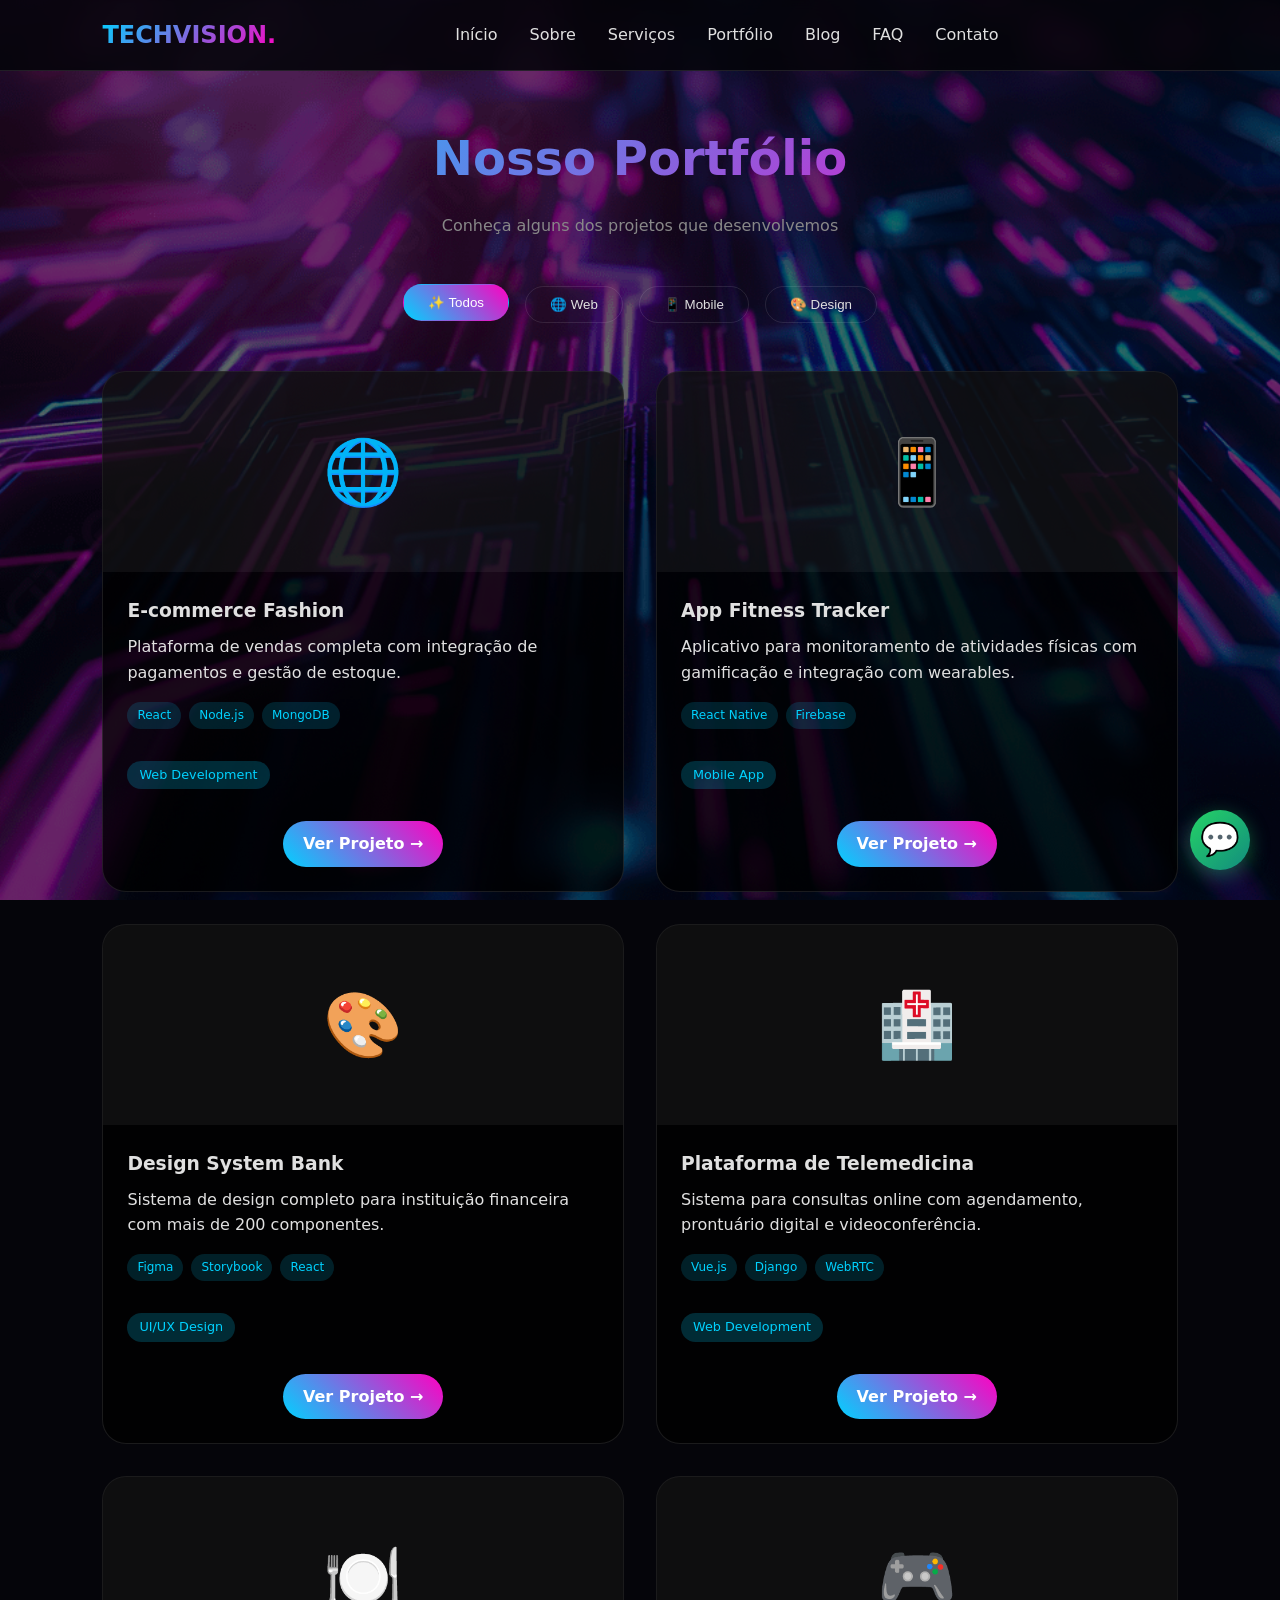
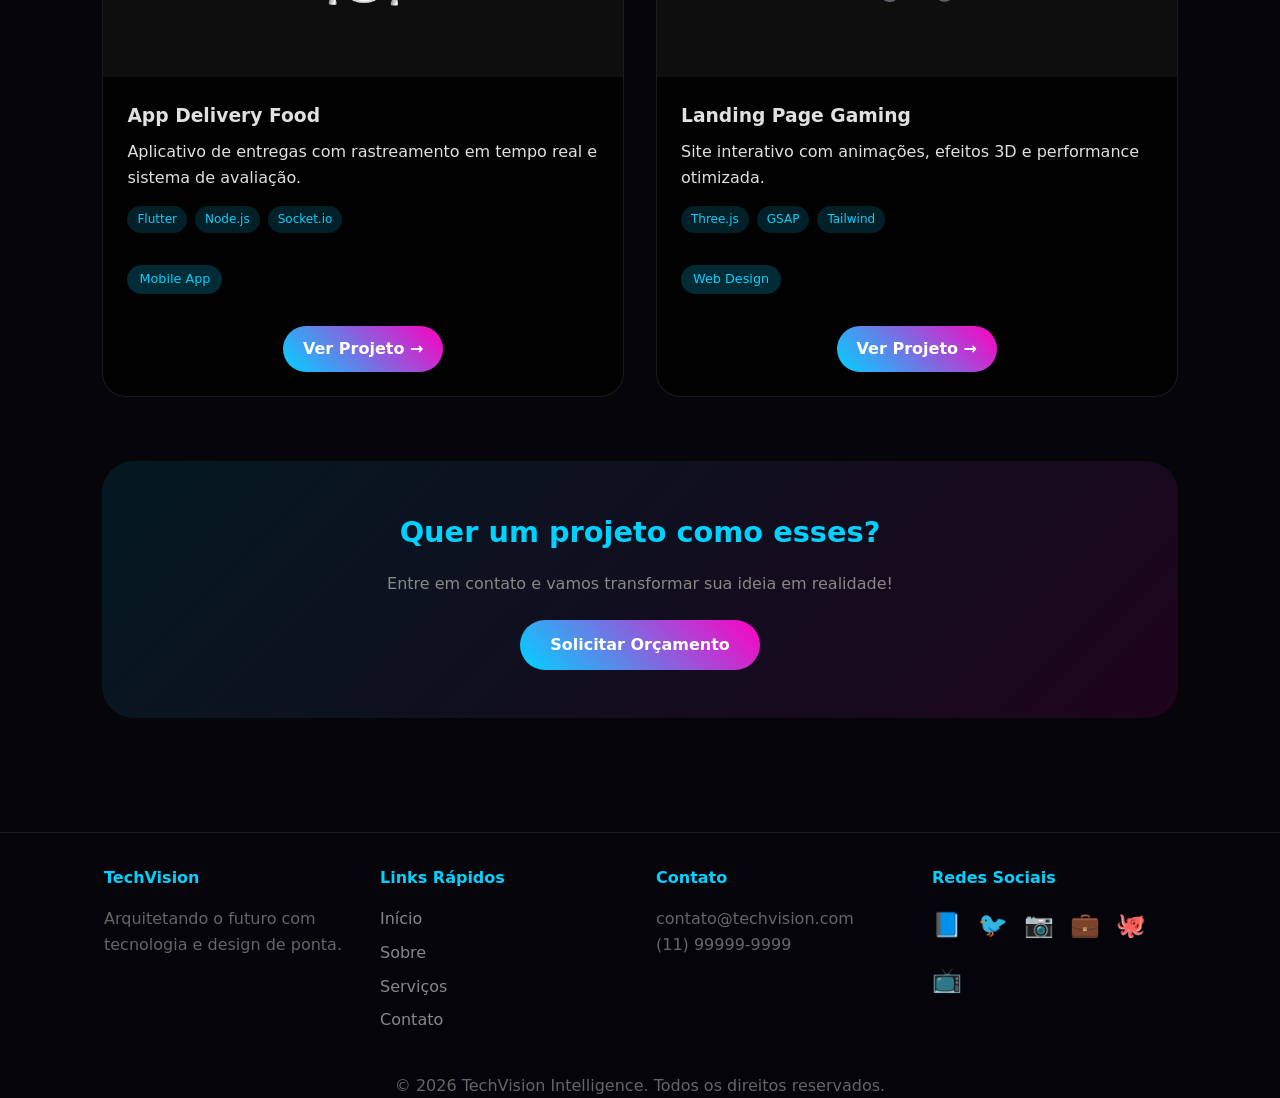
<file: portfolio.html>
<!DOCTYPE html>
<html lang="pt-br">
<head>
    <meta charset="UTF-8">
    <meta name="viewport" content="width=device-width, initial-scale=1.0, user-scalable=yes">
    <meta name="description" content="Portfólio de projetos da TechVision - Conheça nossos trabalhos em desenvolvimento web, mobile e design">
    <title>Portfólio | TechVision</title>
    
    <link rel="icon" type="image/svg+xml" href="data:image/svg+xml,%3Csvg xmlns='http://www.w3.org/2000/svg' viewBox='0 0 100 100'%3E%3Crect width='100' height='100' fill='%2300d2ff'/%3E%3Ctext x='50' y='72' font-size='55' text-anchor='middle' fill='white'%3E📁%3C/text%3E%3C/svg%3E">
    
    <link rel="stylesheet" href="estilo.css">
    <link rel="stylesheet" href="dashboard.css">
</head>
<body class="bg-fullscreen page-portfolio">

    <header>
        <a href="index.html" class="logo-link"><div class="logo">TECHVISION.</div></a>
        <button class="menu-toggle" id="menuToggle" aria-label="Menu"><span class="hamburger"></span></button>
        <nav id="mainNav">
            <ul>
                <li><a href="index.html">Início</a></li>
                <li><a href="sobre.html">Sobre</a></li>
                <li><a href="servicos.html">Serviços</a></li>
                <li><a href="portfolio.html">Portfólio</a></li>
                <li><a href="blog.html">Blog</a></li>
                <li><a href="faq.html">FAQ</a></li>
                <li><a href="contato.html">Contato</a></li>
            </ul>
        </nav>
        <div class="nav-overlay" id="navOverlay"></div>
    </header>

    <main style="padding: 120px 8% 50px;">
        <h1 class="page-title">Nosso Portfólio</h1>
        <p class="page-subtitle">Conheça alguns dos projetos que desenvolvemos</p>
        
        <!-- Filtros -->
        <div class="portfolio-filters">
            <button class="filter-btn active" data-filter="all">✨ Todos</button>
            <button class="filter-btn" data-filter="web">🌐 Web</button>
            <button class="filter-btn" data-filter="mobile">📱 Mobile</button>
            <button class="filter-btn" data-filter="design">🎨 Design</button>
        </div>
        
        <div class="portfolio-grid">
            <div class="portfolio-item" data-category="web">
                <div class="portfolio-image">🌐</div>
                <div class="portfolio-info">
                    <h3>E-commerce Fashion</h3>
                    <p>Plataforma de vendas completa com integração de pagamentos e gestão de estoque.</p>
                    <div class="portfolio-tech">
                        <span>React</span>
                        <span>Node.js</span>
                        <span>MongoDB</span>
                    </div>
                    <span class="portfolio-tag">Web Development</span>
                    <div style="text-align: center; margin-top: 1rem;">
                        <a href="#" onclick="showProjectDetails(event, 'ecommerce-fashion')" class="btn-service" style="display: inline-block;">Ver Projeto →</a>
                    </div>
                </div>
            </div>
            
            <div class="portfolio-item" data-category="mobile">
                <div class="portfolio-image">📱</div>
                <div class="portfolio-info">
                    <h3>App Fitness Tracker</h3>
                    <p>Aplicativo para monitoramento de atividades físicas com gamificação e integração com wearables.</p>
                    <div class="portfolio-tech">
                        <span>React Native</span>
                        <span>Firebase</span>
                    </div>
                    <span class="portfolio-tag">Mobile App</span>
                    <div style="text-align: center; margin-top: 1rem;">
                        <a href="#" onclick="showProjectDetails(event, 'fitness-tracker')" class="btn-service" style="display: inline-block;">Ver Projeto →</a>
                    </div>
                </div>
            </div>
            
            <div class="portfolio-item" data-category="design">
                <div class="portfolio-image">🎨</div>
                <div class="portfolio-info">
                    <h3>Design System Bank</h3>
                    <p>Sistema de design completo para instituição financeira com mais de 200 componentes.</p>
                    <div class="portfolio-tech">
                        <span>Figma</span>
                        <span>Storybook</span>
                        <span>React</span>
                    </div>
                    <span class="portfolio-tag">UI/UX Design</span>
                    <div style="text-align: center; margin-top: 1rem;">
                        <a href="#" onclick="showProjectDetails(event, 'design-system')" class="btn-service" style="display: inline-block;">Ver Projeto →</a>
                    </div>
                </div>
            </div>
            
            <div class="portfolio-item" data-category="web">
                <div class="portfolio-image">🏥</div>
                <div class="portfolio-info">
                    <h3>Plataforma de Telemedicina</h3>
                    <p>Sistema para consultas online com agendamento, prontuário digital e videoconferência.</p>
                    <div class="portfolio-tech">
                        <span>Vue.js</span>
                        <span>Django</span>
                        <span>WebRTC</span>
                    </div>
                    <span class="portfolio-tag">Web Development</span>
                    <div style="text-align: center; margin-top: 1rem;">
                        <a href="#" onclick="showProjectDetails(event, 'telemedicina')" class="btn-service" style="display: inline-block;">Ver Projeto →</a>
                    </div>
                </div>
            </div>
            
            <div class="portfolio-item" data-category="mobile">
                <div class="portfolio-image">🍽️</div>
                <div class="portfolio-info">
                    <h3>App Delivery Food</h3>
                    <p>Aplicativo de entregas com rastreamento em tempo real e sistema de avaliação.</p>
                    <div class="portfolio-tech">
                        <span>Flutter</span>
                        <span>Node.js</span>
                        <span>Socket.io</span>
                    </div>
                    <span class="portfolio-tag">Mobile App</span>
                    <div style="text-align: center; margin-top: 1rem;">
                        <a href="#" onclick="showProjectDetails(event, 'delivery-food')" class="btn-service" style="display: inline-block;">Ver Projeto →</a>
                    </div>
                </div>
            </div>
            
            <div class="portfolio-item" data-category="design">
                <div class="portfolio-image">🎮</div>
                <div class="portfolio-info">
                    <h3>Landing Page Gaming</h3>
                    <p>Site interativo com animações, efeitos 3D e performance otimizada.</p>
                    <div class="portfolio-tech">
                        <span>Three.js</span>
                        <span>GSAP</span>
                        <span>Tailwind</span>
                    </div>
                    <span class="portfolio-tag">Web Design</span>
                    <div style="text-align: center; margin-top: 1rem;">
                        <a href="#" onclick="showProjectDetails(event, 'gaming-landing')" class="btn-service" style="display: inline-block;">Ver Projeto →</a>
                    </div>
                </div>
            </div>
        </div>
        
        <!-- CTA ao final -->
        <div class="portfolio-cta">
            <h3>Quer um projeto como esses?</h3>
            <p>Entre em contato e vamos transformar sua ideia em realidade!</p>
            <a href="contato.html" class="btn-submit">Solicitar Orçamento</a>
        </div>
    </main>

    <footer>
        <div class="footer-content">
            <div class="footer-column">
                <h4>TechVision</h4>
                <p>Arquitetando o futuro com tecnologia e design de ponta.</p>
            </div>
            <div class="footer-column">
                <h4>Links Rápidos</h4>
                <ul>
                    <li><a href="index.html">Início</a></li>
                    <li><a href="sobre.html">Sobre</a></li>
                    <li><a href="servicos.html">Serviços</a></li>
                    <li><a href="contato.html">Contato</a></li>
                </ul>
            </div>
            <div class="footer-column">
                <h4>Contato</h4>
                <p>contato@techvision.com</p>
                <p>(11) 99999-9999</p>
            </div>
            <div class="footer-column">
                <h4>Redes Sociais</h4>
                <div class="social-links">
                    <a href="#" onclick="showComingSoon(event, 'Facebook')">📘</a>
                    <a href="#" onclick="showComingSoon(event, 'Twitter')">🐦</a>
                    <a href="#" onclick="showComingSoon(event, 'Instagram')">📷</a>
                    <a href="#" onclick="showComingSoon(event, 'LinkedIn')">💼</a>
                    <a href="#" onclick="showComingSoon(event, 'GitHub')">🐙</a>
                    <a href="#" onclick="showComingSoon(event, 'YouTube')">📺</a>
                </div>
            </div>
        </div>
        <p>&copy; 2026 TechVision Intelligence. Todos os direitos reservados.</p>
    </footer>

    <script src="script.js"></script>
</body>
</html>
</file>
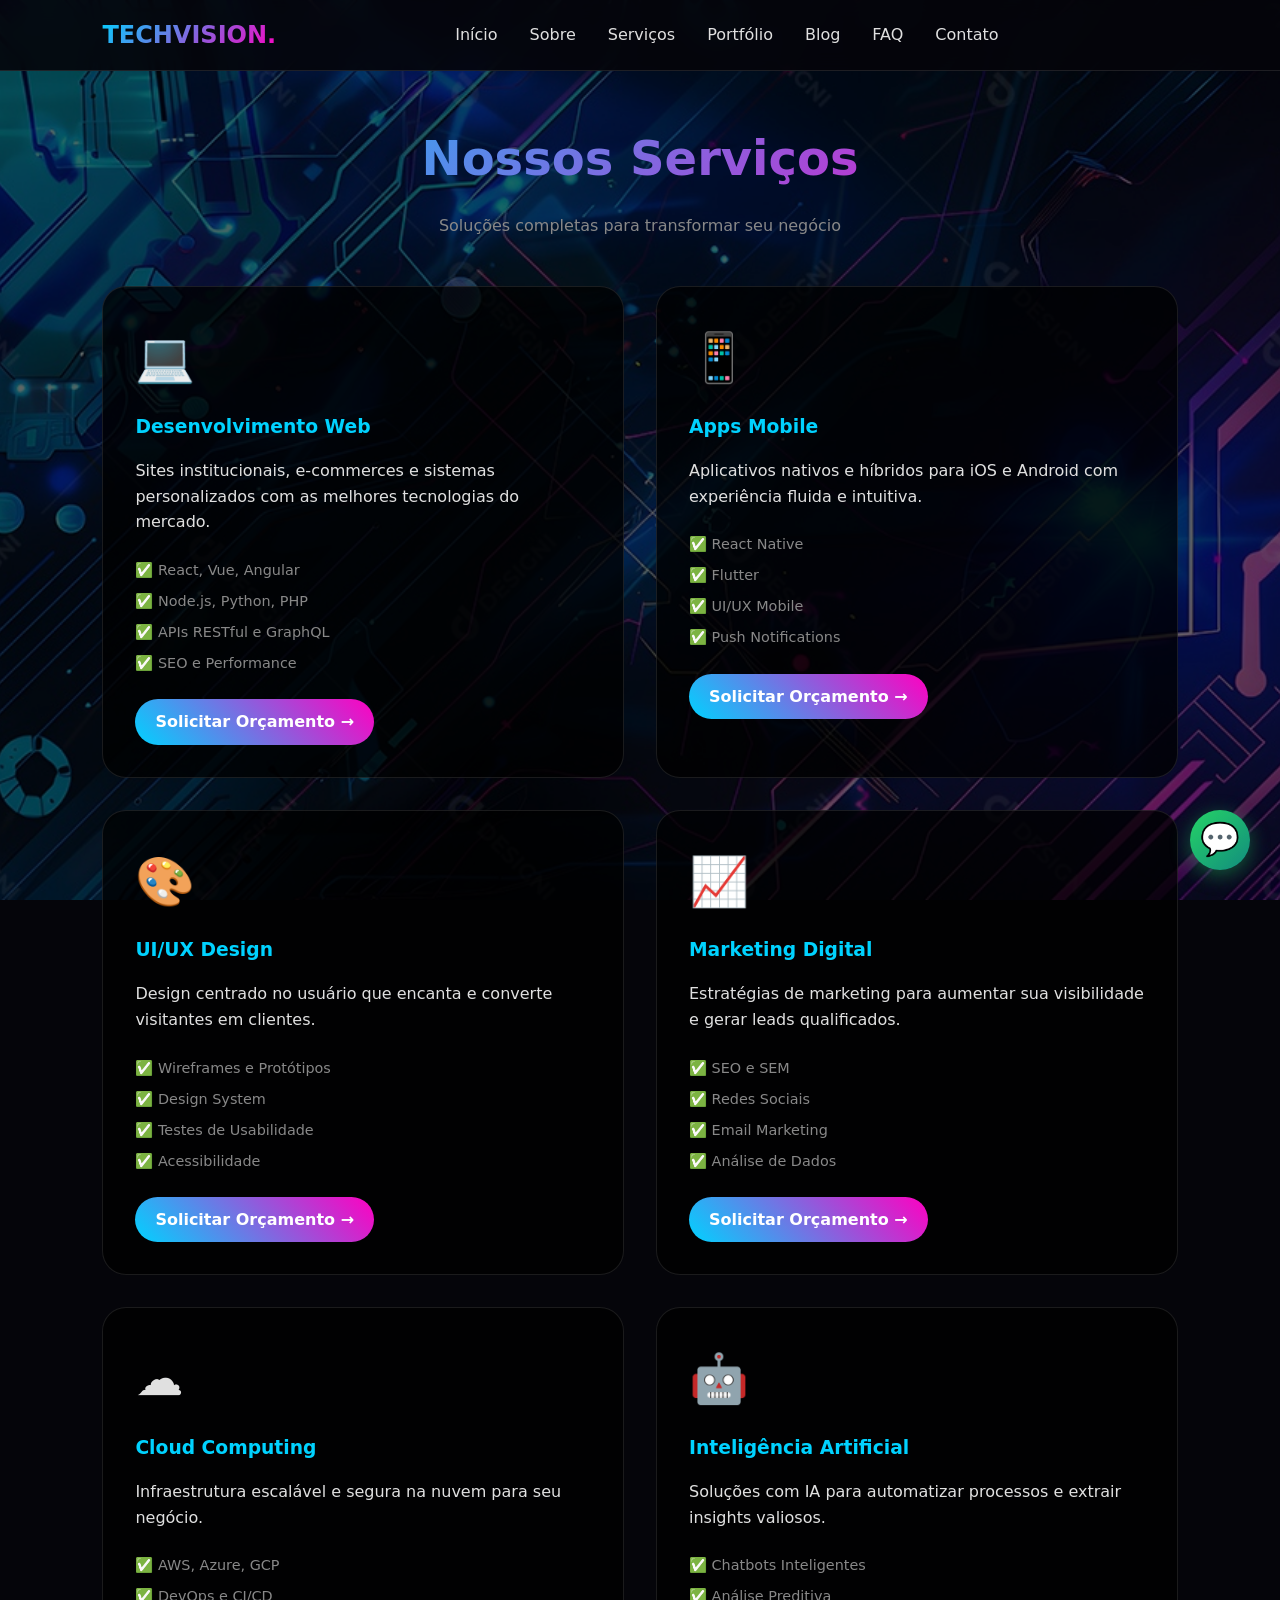
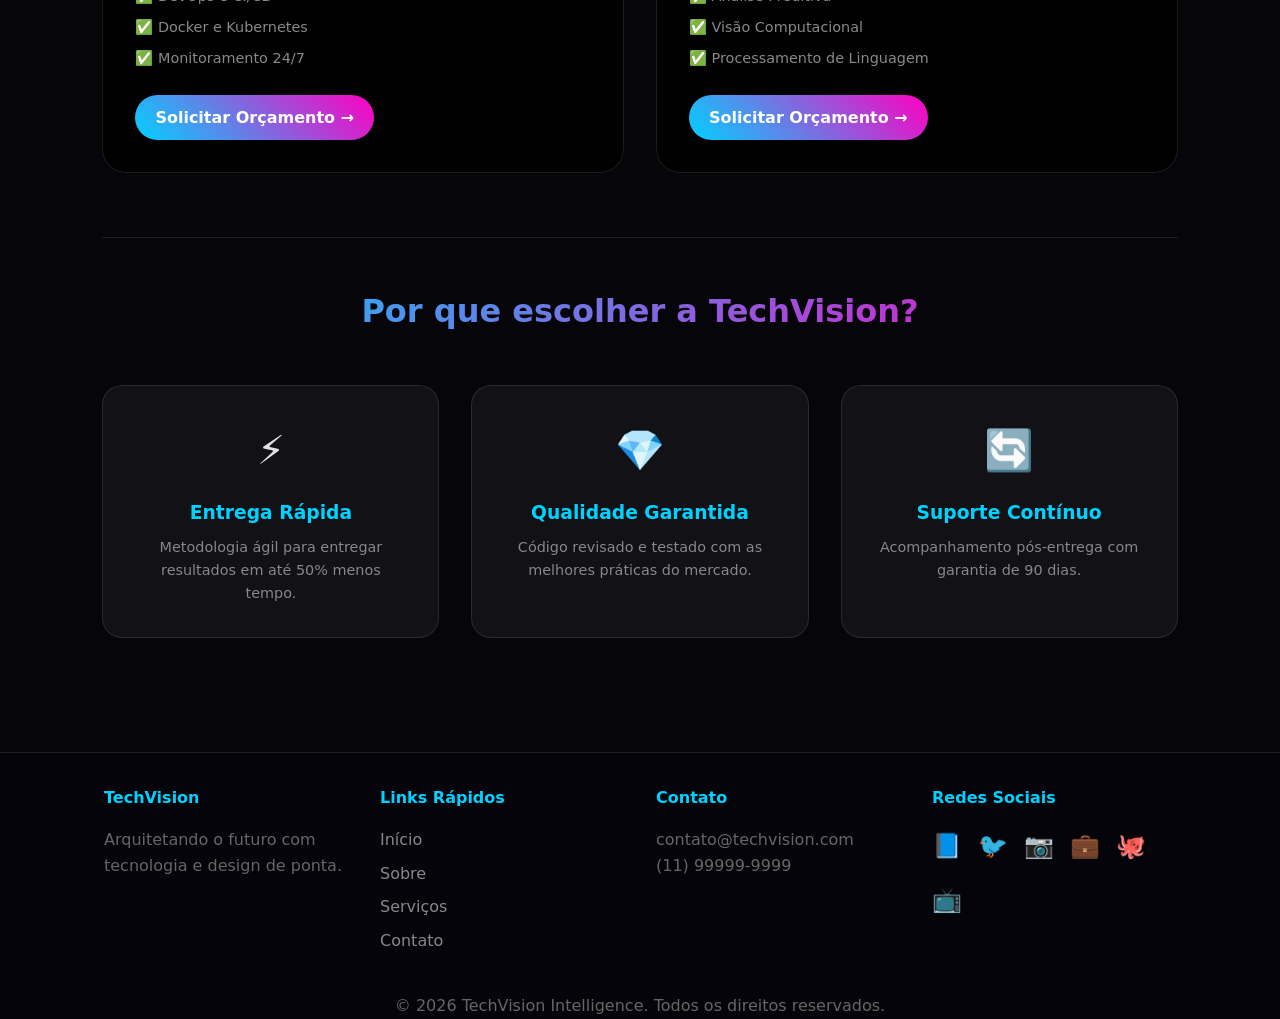
<file: servicos.html>
<!DOCTYPE html>
<html lang="pt-br">
<head>
    <meta charset="UTF-8">
    <meta name="viewport" content="width=device-width, initial-scale=1.0, user-scalable=yes">
    <meta name="description" content="Conheça os serviços da TechVision - Desenvolvimento Web, Apps Mobile, UI/UX Design, Marketing Digital, Cloud e IA">
    <title>Serviços | TechVision</title>
    
    <link rel="icon" type="image/svg+xml" href="data:image/svg+xml,%3Csvg xmlns='http://www.w3.org/2000/svg' viewBox='0 0 100 100'%3E%3Crect width='100' height='100' fill='%2300d2ff'/%3E%3Ctext x='50' y='72' font-size='55' text-anchor='middle' fill='white'%3E⚙️%3C/text%3E%3C/svg%3E">
    
    <link rel="stylesheet" href="estilo.css">
    <link rel="stylesheet" href="dashboard.css">
</head>
<body class="bg-fullscreen page-servicos">

    <header>
        <a href="index.html" class="logo-link"><div class="logo">TECHVISION.</div></a>
        <button class="menu-toggle" id="menuToggle" aria-label="Menu"><span class="hamburger"></span></button>
        <nav id="mainNav">
            <ul>
                <li><a href="index.html">Início</a></li>
                <li><a href="sobre.html">Sobre</a></li>
                <li><a href="servicos.html">Serviços</a></li>
                <li><a href="portfolio.html">Portfólio</a></li>
                <li><a href="blog.html">Blog</a></li>
                <li><a href="faq.html">FAQ</a></li>
                <li><a href="contato.html">Contato</a></li>
            </ul>
        </nav>
        <div class="nav-overlay" id="navOverlay"></div>
    </header>

    <main style="padding: 120px 8% 50px;">
        <h1 class="page-title">Nossos Serviços</h1>
        <p class="page-subtitle">Soluções completas para transformar seu negócio</p>
        
        <div class="services-grid">
            <div class="service-card">
                <div class="service-icon">💻</div>
                <h3>Desenvolvimento Web</h3>
                <p>Sites institucionais, e-commerces e sistemas personalizados com as melhores tecnologias do mercado.</p>
                <ul class="service-features">
                    <li>✅ React, Vue, Angular</li>
                    <li>✅ Node.js, Python, PHP</li>
                    <li>✅ APIs RESTful e GraphQL</li>
                    <li>✅ SEO e Performance</li>
                </ul>
                <a href="contato.html" class="btn-service">Solicitar Orçamento →</a>
            </div>
            
            <div class="service-card">
                <div class="service-icon">📱</div>
                <h3>Apps Mobile</h3>
                <p>Aplicativos nativos e híbridos para iOS e Android com experiência fluida e intuitiva.</p>
                <ul class="service-features">
                    <li>✅ React Native</li>
                    <li>✅ Flutter</li>
                    <li>✅ UI/UX Mobile</li>
                    <li>✅ Push Notifications</li>
                </ul>
                <a href="contato.html" class="btn-service">Solicitar Orçamento →</a>
            </div>
            
            <div class="service-card">
                <div class="service-icon">🎨</div>
                <h3>UI/UX Design</h3>
                <p>Design centrado no usuário que encanta e converte visitantes em clientes.</p>
                <ul class="service-features">
                    <li>✅ Wireframes e Protótipos</li>
                    <li>✅ Design System</li>
                    <li>✅ Testes de Usabilidade</li>
                    <li>✅ Acessibilidade</li>
                </ul>
                <a href="contato.html" class="btn-service">Solicitar Orçamento →</a>
            </div>
            
            <div class="service-card">
                <div class="service-icon">📈</div>
                <h3>Marketing Digital</h3>
                <p>Estratégias de marketing para aumentar sua visibilidade e gerar leads qualificados.</p>
                <ul class="service-features">
                    <li>✅ SEO e SEM</li>
                    <li>✅ Redes Sociais</li>
                    <li>✅ Email Marketing</li>
                    <li>✅ Análise de Dados</li>
                </ul>
                <a href="contato.html" class="btn-service">Solicitar Orçamento →</a>
            </div>
            
            <div class="service-card">
                <div class="service-icon">☁️</div>
                <h3>Cloud Computing</h3>
                <p>Infraestrutura escalável e segura na nuvem para seu negócio.</p>
                <ul class="service-features">
                    <li>✅ AWS, Azure, GCP</li>
                    <li>✅ DevOps e CI/CD</li>
                    <li>✅ Docker e Kubernetes</li>
                    <li>✅ Monitoramento 24/7</li>
                </ul>
                <a href="contato.html" class="btn-service">Solicitar Orçamento →</a>
            </div>
            
            <div class="service-card">
                <div class="service-icon">🤖</div>
                <h3>Inteligência Artificial</h3>
                <p>Soluções com IA para automatizar processos e extrair insights valiosos.</p>
                <ul class="service-features">
                    <li>✅ Chatbots Inteligentes</li>
                    <li>✅ Análise Preditiva</li>
                    <li>✅ Visão Computacional</li>
                    <li>✅ Processamento de Linguagem</li>
                </ul>
                <a href="contato.html" class="btn-service">Solicitar Orçamento →</a>
            </div>
        </div>
        
        <!-- Seção de Diferenciais nos Serviços com HOVER -->
        <div class="service-differentials">
            <h2 class="section-title">Por que escolher a TechVision?</h2>
            <div class="differentials-grid">
                <div class="differential-card">
                    <div class="differential-icon">⚡</div>
                    <h3>Entrega Rápida</h3>
                    <p>Metodologia ágil para entregar resultados em até 50% menos tempo.</p>
                    <div class="differential-hover">Metodologia ágil com sprints semanais, entregas contínuas e feedback constante do cliente. Resultados em até 50% menos tempo!</div>
                </div>
                <div class="differential-card">
                    <div class="differential-icon">💎</div>
                    <h3>Qualidade Garantida</h3>
                    <p>Código revisado e testado com as melhores práticas do mercado.</p>
                    <div class="differential-hover">Revisão de código por pares, testes automatizados, code review e garantia de 90 dias pós-entrega. Qualidade certificada!</div>
                </div>
                <div class="differential-card">
                    <div class="differential-icon">🔄</div>
                    <h3>Suporte Contínuo</h3>
                    <p>Acompanhamento pós-entrega com garantia de 90 dias.</p>
                    <div class="differential-hover">Suporte 24/7 via chat, e-mail e telefone. Manutenções corretivas e evolutivas. Equipe dedicada para seu projeto!</div>
                </div>
            </div>
        </div>
    </main>

    <footer>
        <div class="footer-content">
            <div class="footer-column">
                <h4>TechVision</h4>
                <p>Arquitetando o futuro com tecnologia e design de ponta.</p>
            </div>
            <div class="footer-column">
                <h4>Links Rápidos</h4>
                <ul>
                    <li><a href="index.html">Início</a></li>
                    <li><a href="sobre.html">Sobre</a></li>
                    <li><a href="servicos.html">Serviços</a></li>
                    <li><a href="contato.html">Contato</a></li>
                </ul>
            </div>
            <div class="footer-column">
                <h4>Contato</h4>
                <p>contato@techvision.com</p>
                <p>(11) 99999-9999</p>
            </div>
            <div class="footer-column">
                <h4>Redes Sociais</h4>
                <div class="social-links">
                    <a href="#" onclick="showComingSoon(event, 'Facebook')">📘</a>
                    <a href="#" onclick="showComingSoon(event, 'Twitter')">🐦</a>
                    <a href="#" onclick="showComingSoon(event, 'Instagram')">📷</a>
                    <a href="#" onclick="showComingSoon(event, 'LinkedIn')">💼</a>
                    <a href="#" onclick="showComingSoon(event, 'GitHub')">🐙</a>
                    <a href="#" onclick="showComingSoon(event, 'YouTube')">📺</a>
                </div>
            </div>
        </div>
        <p>&copy; 2026 TechVision Intelligence. Todos os direitos reservados.</p>
    </footer>

    <script src="script.js"></script>
</body>
</html>
</file>
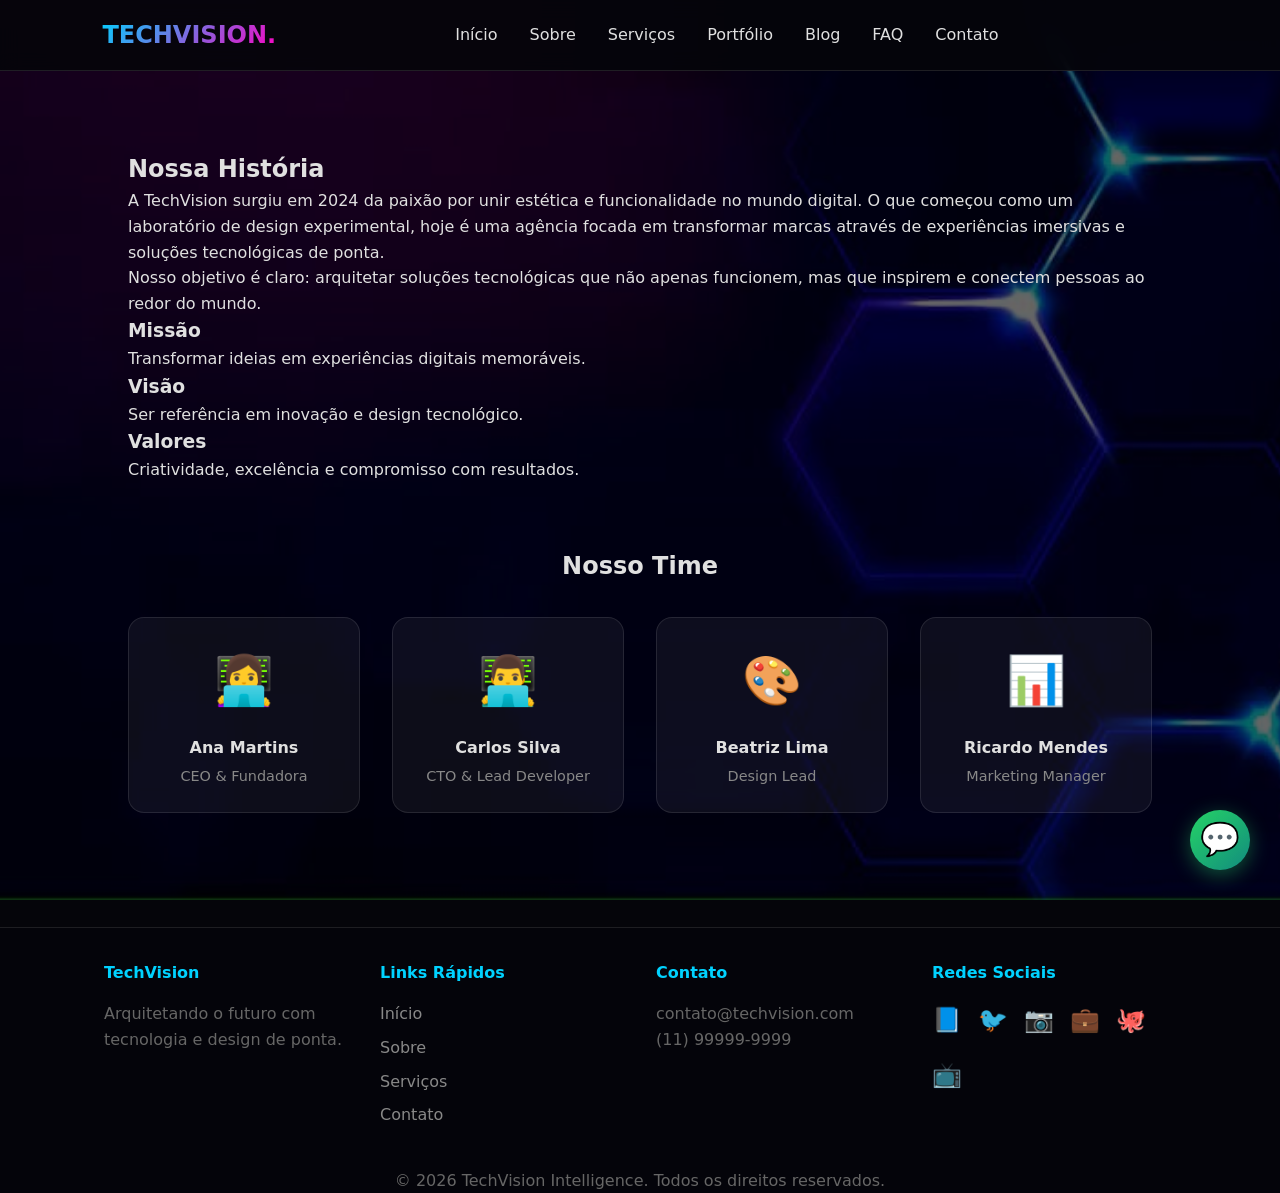
<file: sobre.html>
<!DOCTYPE html>
<html lang="pt-br">
<head>
    <meta charset="UTF-8">
    <meta name="viewport" content="width=device-width, initial-scale=1.0, user-scalable=yes">
    <meta name="description" content="Conheça a história e os valores da TechVision">
    <title>Sobre | TechVision</title>
    
    <link rel="icon" type="image/svg+xml" href="data:image/svg+xml,%3Csvg xmlns='http://www.w3.org/2000/svg' viewBox='0 0 100 100'%3E%3Crect width='100' height='100' fill='%233a7bd5'/%3E%3Ctext x='50' y='72' font-size='55' text-anchor='middle' fill='white'%3Eℹ️%3C/text%3E%3C/svg%3E">
    
    <link rel="stylesheet" href="estilo.css">
    <link rel="stylesheet" href="dashboard.css">
</head>
<body class="bg-fullscreen page-sobre">

    <header>
        <a href="index.html" class="logo-link"><div class="logo">TECHVISION.</div></a>
        <button class="menu-toggle" id="menuToggle" aria-label="Menu"><span class="hamburger"></span></button>
        <nav id="mainNav">
            <ul>
                <li><a href="index.html">Início</a></li>
                <li><a href="sobre.html">Sobre</a></li>
                <li><a href="servicos.html">Serviços</a></li>
                <li><a href="portfolio.html">Portfólio</a></li>
                <li><a href="blog.html">Blog</a></li>
                <li><a href="faq.html">FAQ</a></li>
                <li><a href="contato.html">Contato</a></li>
            </ul>
        </nav>
        <div class="nav-overlay" id="navOverlay"></div>
    </header>

    <main style="padding: 150px 10% 50px;">
        <div class="about-content">
            <h2>Nossa História</h2>
            <p>
                A TechVision surgiu em 2024 da paixão por unir estética e funcionalidade no mundo digital. 
                O que começou como um laboratório de design experimental, hoje é uma agência focada em 
                transformar marcas através de experiências imersivas e soluções tecnológicas de ponta.
            </p>
            <p>
                Nosso objetivo é claro: arquitetar soluções tecnológicas que não apenas funcionem, 
                mas que inspirem e conectem pessoas ao redor do mundo.
            </p>

            <div class="values-grid">
                <div class="value-card">
                    <h3>Missão</h3>
                    <p>Transformar ideias em experiências digitais memoráveis.</p>
                </div>
                <div class="value-card">
                    <h3>Visão</h3>
                    <p>Ser referência em inovação e design tecnológico.</p>
                </div>
                <div class="value-card">
                    <h3>Valores</h3>
                    <p>Criatividade, excelência e compromisso com resultados.</p>
                </div>
            </div>
            
            <div class="team-section">
                <h2>Nosso Time</h2>
                <div class="team-grid">
                    <div class="team-card">
                        <div class="team-avatar">👩‍💻</div>
                        <h4>Ana Martins</h4>
                        <p>CEO & Fundadora</p>
                    </div>
                    <div class="team-card">
                        <div class="team-avatar">👨‍💻</div>
                        <h4>Carlos Silva</h4>
                        <p>CTO & Lead Developer</p>
                    </div>
                    <div class="team-card">
                        <div class="team-avatar">🎨</div>
                        <h4>Beatriz Lima</h4>
                        <p>Design Lead</p>
                    </div>
                    <div class="team-card">
                        <div class="team-avatar">📊</div>
                        <h4>Ricardo Mendes</h4>
                        <p>Marketing Manager</p>
                    </div>
                </div>
            </div>
        </div>
    </main>

    <footer>
        <div class="footer-content">
            <div class="footer-column">
                <h4>TechVision</h4>
                <p>Arquitetando o futuro com tecnologia e design de ponta.</p>
            </div>
            <div class="footer-column">
                <h4>Links Rápidos</h4>
                <ul>
                    <li><a href="index.html">Início</a></li>
                    <li><a href="sobre.html">Sobre</a></li>
                    <li><a href="servicos.html">Serviços</a></li>
                    <li><a href="contato.html">Contato</a></li>
                </ul>
            </div>
            <div class="footer-column">
                <h4>Contato</h4>
                <p>contato@techvision.com</p>
                <p>(11) 99999-9999</p>
            </div>
            <div class="footer-column">
                <h4>Redes Sociais</h4>
                <div class="social-links">
                    <a href="#" onclick="showComingSoon(event, 'Facebook')">📘</a>
                    <a href="#" onclick="showComingSoon(event, 'Twitter')">🐦</a>
                    <a href="#" onclick="showComingSoon(event, 'Instagram')">📷</a>
                    <a href="#" onclick="showComingSoon(event, 'LinkedIn')">💼</a>
                    <a href="#" onclick="showComingSoon(event, 'GitHub')">🐙</a>
                    <a href="#" onclick="showComingSoon(event, 'YouTube')">📺</a>
                </div>
            </div>
        </div>
        <p>&copy; 2026 TechVision Intelligence. Todos os direitos reservados.</p>
    </footer>

    <script src="script.js"></script>
</body>
</html>
</file>
<file: estilo.css>
:root {
    --primary: #00d2ff;
    --secondary: #3a7bd5;
    --accent: #ff00c1;
    --bg-body: #05050a;
    --glass: rgba(0, 0, 0, 0.75);
    --glass-light: rgba(255, 255, 255, 0.1);
    --glass-border: rgba(255, 255, 255, 0.1);
    --text-main: #e0e0e0;
    --text-muted: #888;
    --transition-smooth: all 0.4s cubic-bezier(0.4, 0, 0.2, 1);
}

* {
    margin: 0;
    padding: 0;
    box-sizing: border-box;
}

body {
    background-color: var(--bg-body);
    color: var(--text-main);
    line-height: 1.6;
    font-family: 'Inter', system-ui, -apple-system, 'Segoe UI', Roboto, sans-serif;
    overflow-x: hidden;
}

/* Header */
header {
    display: flex;
    justify-content: space-between;
    align-items: center;
    padding: 1rem 8%;
    background: rgba(5, 5, 10, 0.9);
    backdrop-filter: blur(10px);
    position: fixed;
    width: 100%;
    top: 0;
    z-index: 1000;
    border-bottom: 1px solid var(--glass-border);
}

.logo-link {
    text-decoration: none;
    z-index: 1001;
}

.logo {
    font-size: 1.5rem;
    font-weight: 800;
    background: linear-gradient(135deg, var(--primary), var(--accent));
    -webkit-background-clip: text;
    background-clip: text;
    -webkit-text-fill-color: transparent;
    transition: var(--transition-smooth);
}

.logo:hover {
    transform: scale(1.05);
    letter-spacing: 1px;
}

nav ul {
    display: flex;
    list-style: none;
    gap: 2rem;
}

nav ul li a {
    text-decoration: none;
    color: var(--text-main);
    font-weight: 500;
    transition: var(--transition-smooth);
    position: relative;
    padding-bottom: 5px;
}

nav ul li a::after {
    content: '';
    position: absolute;
    bottom: 0;
    left: 0;
    width: 0;
    height: 2px;
    background: linear-gradient(90deg, var(--primary), var(--accent));
    transition: width 0.3s ease;
}

nav ul li a:hover::after {
    width: 100%;
}

nav ul li a:hover {
    color: var(--primary);
}

/* Fundo com overlay */
.bg-fullscreen {
    position: relative;
    min-height: 100vh;
    background-attachment: fixed;
}

.bg-fullscreen::before {
    content: "";
    position: fixed;
    top: 0;
    left: 0;
    width: 100%;
    height: 100%;
    background-size: cover;
    background-position: center;
    background-repeat: no-repeat;
    z-index: -2;
    filter: brightness(0.4);
}

.bg-fullscreen::after {
    content: "";
    position: fixed;
    top: 0;
    left: 0;
    width: 100%;
    height: 100%;
    background: radial-gradient(circle at center, #0a0a15, #030305);
    z-index: -3;
}

.page-home::before { background-image: url('home.jpg'); background-position: center top; }
.page-sobre::before { background-image: url('sobre.jpg'); background-position: center center; }
.page-contato::before { background-image: url('contato.jpg'); background-position: center center; }
.page-servicos::before { background-image: url('servicos.jpg'); background-position: center center; }
.page-portfolio::before { background-image: url('portfolio.jpg'); background-position: center center; }
.page-blog::before { background-image: url('blog.jpg'); background-position: center center; }
.page-faq::before { background-image: url('faq.jpg'); background-position: center center; }
.page-paises::before { background-image: url('paises.jpg'); background-position: center center; }
.page-projetos::before { background-image: url('projetos.jpg'); background-position: center center; }
.page-article::before { background-image: url('blog.jpg'); background-position: center center; }

/* Hero Section */
.hero {
    min-height: 100vh;
    display: flex;
    flex-direction: column;
    justify-content: center;
    align-items: center;
    text-align: center;
    padding: 0 10%;
}

.hero h1 {
    font-size: clamp(2rem, 8vw, 4rem);
    margin-bottom: 1rem;
    background: linear-gradient(135deg, #fff, var(--primary));
    -webkit-background-clip: text;
    background-clip: text;
    -webkit-text-fill-color: transparent;
}

.hero p {
    color: var(--text-muted);
    font-size: clamp(1rem, 4vw, 1.2rem);
    margin-bottom: 2rem;
}

/* Features Section */
.features {
    background: var(--glass);
    padding: 4rem 8%;
    border-top: 1px solid var(--glass-border);
    border-bottom: 1px solid var(--glass-border);
}

.section-title {
    text-align: center;
    font-size: clamp(1.8rem, 5vw, 2rem);
    margin-bottom: 3rem;
    background: linear-gradient(135deg, var(--primary), var(--accent));
    -webkit-background-clip: text;
    background-clip: text;
    -webkit-text-fill-color: transparent;
}

.features-grid {
    display: grid;
    grid-template-columns: repeat(auto-fit, minmax(280px, 1fr));
    gap: 2rem;
    max-width: 1200px;
    margin: 0 auto;
}

.feature-card {
    background: rgba(255, 255, 255, 0.05);
    border: 1px solid var(--glass-border);
    border-radius: 16px;
    padding: 2rem;
    text-align: center;
    transition: var(--transition-smooth);
    cursor: pointer;
    position: relative;
    overflow: hidden;
}

.feature-card::before {
    content: '';
    position: absolute;
    top: 0;
    left: -100%;
    width: 100%;
    height: 100%;
    background: linear-gradient(90deg, transparent, rgba(0, 210, 255, 0.1), transparent);
    transition: left 0.5s ease;
}

.feature-card:hover::before {
    left: 100%;
}

.feature-card:hover {
    transform: translateY(-8px);
    border-color: var(--primary);
    box-shadow: 0 10px 30px rgba(0, 210, 255, 0.2);
}

.feature-icon {
    font-size: 3rem;
    margin-bottom: 1rem;
}

.feature-card h3 {
    margin-bottom: 1rem;
    color: var(--primary);
}

.feature-card p {
    color: var(--text-muted);
    font-size: 0.95rem;
}

/* Tooltip para diferenciais */
.feature-tooltip {
    position: fixed;
    bottom: 30px;
    right: 30px;
    background: linear-gradient(135deg, rgba(0, 210, 255, 0.95), rgba(255, 0, 193, 0.95));
    backdrop-filter: blur(10px);
    padding: 1rem 1.5rem;
    border-radius: 16px;
    max-width: 320px;
    z-index: 2000;
    animation: slideInRight 0.3s ease;
    box-shadow: 0 10px 30px rgba(0, 0, 0, 0.3);
    border: 1px solid rgba(255, 255, 255, 0.2);
}

.feature-tooltip h4 {
    color: white;
    margin-bottom: 0.5rem;
    font-size: 1rem;
}

.feature-tooltip p {
    color: rgba(255, 255, 255, 0.9);
    font-size: 0.85rem;
    margin: 0;
}

/* Dashboard Section */
.dashboard-section {
    padding: 4rem 8%;
    background: linear-gradient(135deg, rgba(0, 210, 255, 0.1), rgba(255, 0, 193, 0.1));
}

.dashboard-grid {
    display: grid;
    grid-template-columns: repeat(auto-fit, minmax(200px, 1fr));
    gap: 2rem;
    max-width: 1200px;
    margin: 0 auto;
}

.dashboard-card {
    text-align: center;
    padding: 2rem;
    background: var(--glass);
    border-radius: 20px;
    border: 1px solid var(--glass-border);
    transition: var(--transition-smooth);
    cursor: pointer;
    position: relative;
}

.dashboard-card:hover {
    transform: translateY(-10px);
    border-color: var(--primary);
    box-shadow: 0 10px 30px rgba(0, 210, 255, 0.2);
}

.dashboard-icon {
    font-size: 3rem;
    margin-bottom: 1rem;
}

.dashboard-number {
    font-size: clamp(2rem, 6vw, 3rem);
    font-weight: 800;
    background: linear-gradient(135deg, var(--primary), var(--accent));
    -webkit-background-clip: text;
    background-clip: text;
    -webkit-text-fill-color: transparent;
}

.dashboard-label {
    font-size: 1rem;
    color: var(--text-muted);
    margin-top: 0.5rem;
}

.number-hint {
    position: absolute;
    bottom: -20px;
    left: 50%;
    transform: translateX(-50%);
    font-size: 0.7rem;
    color: var(--primary);
    opacity: 0;
    transition: opacity 0.3s ease;
    white-space: nowrap;
}

.dashboard-card:hover .number-hint {
    opacity: 1;
}

/* Testimonials Section */
.testimonials-section {
    padding: 4rem 8%;
    text-align: center;
}

.testimonials-carousel {
    position: relative;
    max-width: 800px;
    margin: 0 auto;
    min-height: 280px;
}

.testimonial-card {
    position: absolute;
    width: 100%;
    opacity: 0;
    visibility: hidden;
    transition: opacity 0.5s ease, visibility 0.5s ease;
    background: var(--glass);
    padding: 2rem;
    border-radius: 24px;
    border: 1px solid var(--glass-border);
}

.testimonial-card.active {
    opacity: 1;
    visibility: visible;
    position: relative;
}

.testimonial-text {
    font-size: 1.2rem;
    font-style: italic;
    margin-bottom: 1rem;
}

.testimonial-author {
    color: var(--primary);
    font-weight: 600;
}

.carousel-dots {
    margin-top: 2rem;
    display: flex;
    justify-content: center;
    gap: 0.5rem;
}

.dot {
    width: 10px;
    height: 10px;
    border-radius: 50%;
    background: var(--text-muted);
    cursor: pointer;
    transition: var(--transition-smooth);
}

.dot.active {
    background: var(--primary);
    width: 25px;
    border-radius: 10px;
}

/* Botões */
.btn-container {
    display: flex;
    justify-content: center;
    gap: 1rem;
    flex-wrap: wrap;
}

.btn-submit {
    background: linear-gradient(45deg, var(--primary), var(--accent));
    color: white;
    border: none;
    padding: 12px 30px;
    border-radius: 50px;
    font-weight: 700;
    font-size: 1rem;
    cursor: pointer;
    transition: var(--transition-smooth);
    text-decoration: none;
    display: inline-block;
}

.btn-submit:hover {
    transform: scale(1.05);
    box-shadow: 0 0 25px rgba(0, 210, 255, 0.5);
}

.btn-outline-primary {
    background: linear-gradient(45deg, var(--primary), var(--accent));
    color: white;
    border: none;
    padding: 12px 30px;
    border-radius: 50px;
    font-weight: 700;
    text-decoration: none;
    transition: var(--transition-smooth);
    display: inline-block;
}

.btn-outline-primary:hover {
    transform: scale(1.05);
    box-shadow: 0 0 25px rgba(0, 210, 255, 0.5);
}

/* Toast Message */
.toast-message {
    position: fixed;
    bottom: 30px;
    right: 30px;
    background: linear-gradient(135deg, #00d2ff, #3a7bd5);
    color: white;
    padding: 1rem 1.5rem;
    border-radius: 50px;
    font-weight: 600;
    z-index: 2000;
    animation: slideInRight 0.3s ease;
    box-shadow: 0 5px 20px rgba(0,0,0,0.3);
}

/* Page Title */
.page-title {
    text-align: center;
    font-size: clamp(2rem, 6vw, 3rem);
    background: linear-gradient(135deg, var(--primary), var(--accent));
    -webkit-background-clip: text;
    background-clip: text;
    -webkit-text-fill-color: transparent;
    margin-bottom: 1rem;
}

.page-subtitle {
    text-align: center;
    color: var(--text-muted);
    margin-bottom: 3rem;
}

/* Footer */
footer {
    text-align: center;
    background: rgba(5, 5, 10, 0.9);
    border-top: 1px solid var(--glass-border);
    color: #666;
    margin-top: 4rem;
}

.footer-content {
    display: grid;
    grid-template-columns: repeat(auto-fit, minmax(200px, 1fr));
    gap: 2rem;
    max-width: 1200px;
    margin: 0 auto;
    padding: 2rem 5%;
    text-align: left;
}

.footer-column h4 {
    margin-bottom: 1rem;
    color: var(--primary);
}

.footer-column ul {
    list-style: none;
}

.footer-column ul li {
    margin-bottom: 0.5rem;
}

.footer-column ul li a {
    color: var(--text-muted);
    text-decoration: none;
    transition: var(--transition-smooth);
}

.footer-column ul li a:hover {
    color: var(--primary);
}

.social-links {
    display: flex;
    gap: 1rem;
    flex-wrap: wrap;
}

.social-links a {
    font-size: 1.5rem;
    text-decoration: none;
    transition: var(--transition-smooth);
    display: inline-block;
}

.social-links a:hover {
    transform: translateY(-3px);
    filter: drop-shadow(0 0 5px var(--primary));
}

/* Animações */
@keyframes fadeInUp {
    from {
        opacity: 0;
        transform: translateY(30px);
    }
    to {
        opacity: 1;
        transform: translateY(0);
    }
}

@keyframes slideInRight {
    from {
        opacity: 0;
        transform: translateX(100px);
    }
    to {
        opacity: 1;
        transform: translateX(0);
    }
}

/* ===== MENU HAMBÚRGUER ===== */
.menu-toggle {
    display: none;
    background: none;
    border: none;
    cursor: pointer;
    padding: 10px;
    z-index: 1001;
    position: relative;
}

.hamburger {
    display: block;
    width: 25px;
    height: 3px;
    background: linear-gradient(90deg, var(--primary), var(--accent));
    position: relative;
    transition: var(--transition-smooth);
}

.hamburger::before,
.hamburger::after {
    content: '';
    position: absolute;
    width: 25px;
    height: 3px;
    background: linear-gradient(90deg, var(--primary), var(--accent));
    transition: var(--transition-smooth);
}

.hamburger::before {
    top: -8px;
}

.hamburger::after {
    bottom: -8px;
}

.menu-toggle.active .hamburger {
    background: transparent;
}

.menu-toggle.active .hamburger::before {
    transform: rotate(45deg);
    top: 0;
}

.menu-toggle.active .hamburger::after {
    transform: rotate(-45deg);
    bottom: 0;
}

/* ===== RESPONSIVIDADE CORRIGIDA ===== */

/* Tablet (até 1024px) */
@media (max-width: 1024px) {
    header {
        padding: 1rem 5%;
    }
    
    .hero h1 {
        font-size: 2.5rem;
    }
    
    .hero p {
        font-size: 1rem;
    }
    
    .features-grid,
    .dashboard-grid {
        gap: 1.5rem;
    }
}

/* Mobile (até 768px) */
@media (max-width: 768px) {
    /* Header */
    header {
        padding: 0.8rem 5%;
    }
    
    .logo {
        font-size: 1.2rem;
    }
    
    /* Menu hambúrguer */
    .menu-toggle {
        display: block;
    }
    
    nav {
        position: fixed;
        top: 0;
        right: -100%;
        width: 70%;
        max-width: 280px;
        height: 100vh;
        background: rgba(5, 5, 10, 0.98);
        backdrop-filter: blur(20px);
        border-left: 1px solid var(--glass-border);
        transition: right 0.3s ease;
        z-index: 1000;
        padding-top: 80px;
    }
    
    nav.active {
        right: 0;
    }
    
    nav ul {
        flex-direction: column;
        align-items: center;
        gap: 1.2rem;
        padding: 1.5rem;
    }
    
    nav ul li a {
        font-size: 1.1rem;
        display: block;
        padding: 8px 0;
    }
    
    .nav-overlay {
        position: fixed;
        top: 0;
        left: 0;
        width: 100%;
        height: 100%;
        background: rgba(0, 0, 0, 0.7);
        z-index: 999;
        opacity: 0;
        visibility: hidden;
        transition: var(--transition-smooth);
    }
    
    .nav-overlay.active {
        opacity: 1;
        visibility: visible;
    }
    
    /* Hero Section */
    .hero {
        padding: 0 5%;
        min-height: 90vh;
        padding-top: 80px;
    }
    
    .hero h1 {
        font-size: 1.8rem;
    }
    
    .hero p {
        font-size: 0.9rem;
    }
    
    .btn-container {
        flex-direction: column;
        align-items: center;
        gap: 0.8rem;
    }
    
    .btn-submit, .btn-outline-primary {
        width: 100%;
        max-width: 220px;
        padding: 10px 20px;
        font-size: 0.9rem;
        text-align: center;
    }
    
    /* Seções */
    .features, .dashboard-section, .testimonials-section {
        padding: 2rem 5%;
    }
    
    .section-title {
        font-size: 1.5rem;
        margin-bottom: 1.5rem;
    }
    
    .features-grid, .dashboard-grid {
        grid-template-columns: 1fr;
        gap: 1rem;
    }
    
    .feature-card, .dashboard-card {
        padding: 1.2rem;
    }
    
    .feature-icon, .dashboard-icon {
        font-size: 2rem;
    }
    
    .feature-card h3, .dashboard-number {
        font-size: 1.2rem;
    }
    
    /* Pages com padding top */
    main[style*="padding: 120px"] {
        padding-top: 100px !important;
    }
    
    main[style*="padding: 150px"] {
        padding-top: 100px !important;
    }
    
    /* Footer */
    .footer-content {
        grid-template-columns: 1fr;
        text-align: center;
        gap: 1.2rem;
        padding: 1.5rem 5%;
    }
    
    .footer-column h4 {
        font-size: 1rem;
        margin-bottom: 0.5rem;
    }
    
    .footer-column p, .footer-column ul li a {
        font-size: 0.8rem;
    }
    
    .social-links {
        justify-content: center;
    }
    
    .social-links a {
        font-size: 1.2rem;
    }
    
    footer p {
        font-size: 0.7rem;
        padding: 0.5rem;
    }
    
    /* Toast message */
    .toast-message {
        bottom: 20px;
        right: 20px;
        left: 20px;
        text-align: center;
        font-size: 0.8rem;
        padding: 0.8rem;
    }
    
    /* Tooltip */
    .feature-tooltip {
        bottom: 20px;
        right: 20px;
        left: 20px;
        max-width: none;
        padding: 0.8rem 1rem;
    }
    
    .feature-tooltip h4 {
        font-size: 0.9rem;
    }
    
    .feature-tooltip p {
        font-size: 0.75rem;
    }
    
    /* Back button */
    .back-button {
        padding: 0.5rem 1rem;
        font-size: 0.8rem;
        margin-bottom: 1rem;
    }
    
    /* Testimonials */
    .testimonials-carousel {
        min-height: 320px;
    }
    
    .testimonial-text {
        font-size: 0.9rem;
    }
    
    .testimonial-author {
        font-size: 0.8rem;
    }
    
    /* Sobre page */
    .about-content h2 {
        font-size: 1.5rem;
    }
    
    .about-content p {
        font-size: 0.9rem;
    }
    
    .values-grid {
        grid-template-columns: 1fr;
        gap: 1rem;
    }
    
    .team-grid {
        grid-template-columns: repeat(2, 1fr);
        gap: 1rem;
    }
    
    .team-card {
        padding: 1rem;
    }
    
    .team-avatar {
        font-size: 2rem;
    }
    
    .team-card h4 {
        font-size: 0.9rem;
    }
    
    .team-card p {
        font-size: 0.75rem;
    }
}

/* Mobile Pequeno (até 480px) */
@media (max-width: 480px) {
    .hero h1 {
        font-size: 1.5rem;
    }
    
    .section-title {
        font-size: 1.3rem;
    }
    
    .team-grid {
        grid-template-columns: 1fr;
    }
    
    .filter-btn {
        padding: 4px 10px;
        font-size: 0.7rem;
    }
    
    .portfolio-filters {
        gap: 0.4rem;
    }
}

/* Scroll suave */
html {
    scroll-behavior: smooth;
}

/* Animações para a tela de boas-vindas */
@keyframes fadeInUp {
    from {
        opacity: 0;
        transform: translateY(30px);
    }
    to {
        opacity: 1;
        transform: translateY(0);
    }
}

@keyframes pulseGlow {
    0% {
        transform: scale(1);
        text-shadow: 0 0 0px rgba(0,210,255,0);
    }
    50% {
        transform: scale(1.05);
        text-shadow: 0 0 30px rgba(0,210,255,0.5);
    }
    100% {
        transform: scale(1);
        text-shadow: 0 0 0px rgba(0,210,255,0);
    }
}

@keyframes gradientShift {
    0% {
        background-position: 0% 50%;
    }
    50% {
        background-position: 100% 50%;
    }
    100% {
        background-position: 0% 50%;
    }
}
</file>
<file: dashboard.css>
/* Dashboard Section */
.dashboard-section {
    padding: 4rem 8%;
    background: linear-gradient(135deg, rgba(0, 210, 255, 0.1), rgba(255, 0, 193, 0.1));
}

.dashboard-grid {
    display: grid;
    grid-template-columns: repeat(auto-fit, minmax(200px, 1fr));
    gap: 2rem;
    max-width: 1200px;
    margin: 0 auto;
}

.dashboard-card {
    text-align: center;
    padding: 2rem;
    background: var(--glass);
    border-radius: 20px;
    border: 1px solid var(--glass-border);
    transition: var(--transition-smooth);
    cursor: pointer;
    position: relative;
}

.dashboard-card:hover {
    transform: translateY(-10px);
    border-color: var(--primary);
    box-shadow: 0 10px 30px rgba(0, 210, 255, 0.2);
}

.dashboard-icon {
    font-size: 3rem;
    margin-bottom: 1rem;
}

.dashboard-number {
    font-size: 3rem;
    font-weight: 800;
    background: linear-gradient(135deg, var(--primary), var(--accent));
    -webkit-background-clip: text;
    background-clip: text;
    -webkit-text-fill-color: transparent;
}

.dashboard-label {
    font-size: 1rem;
    color: var(--text-muted);
    margin-top: 0.5rem;
}

/* Botão Outline */
.btn-outline {
    background: transparent;
    border: 2px solid var(--primary);
    color: var(--primary);
    padding: 12px 30px;
    border-radius: 50px;
    font-weight: 700;
    text-decoration: none;
    transition: var(--transition-smooth);
    margin-left: 1rem;
    display: inline-block;
}

.btn-outline:hover {
    background: var(--primary);
    color: var(--bg-body);
    transform: scale(1.05);
}

/* Testimonials Section */
.testimonials-section {
    padding: 4rem 8%;
    text-align: center;
}

.testimonials-carousel {
    position: relative;
    max-width: 800px;
    margin: 0 auto;
    min-height: 250px;
}

.testimonial-card {
    position: absolute;
    width: 100%;
    opacity: 0;
    visibility: hidden;
    transition: opacity 0.5s ease, visibility 0.5s ease;
    background: var(--glass);
    padding: 2rem;
    border-radius: 24px;
    border: 1px solid var(--glass-border);
}

.testimonial-card.active {
    opacity: 1;
    visibility: visible;
    position: relative;
}

.testimonial-text {
    font-size: 1.2rem;
    font-style: italic;
    margin-bottom: 1rem;
}

.testimonial-author {
    color: var(--primary);
    font-weight: 600;
}

.carousel-dots {
    margin-top: 2rem;
    display: flex;
    justify-content: center;
    gap: 0.5rem;
}

.dot {
    width: 10px;
    height: 10px;
    border-radius: 50%;
    background: var(--text-muted);
    cursor: pointer;
    transition: var(--transition-smooth);
}

.dot.active {
    background: var(--primary);
    width: 25px;
    border-radius: 10px;
}

/* Page Title */
.page-title {
    text-align: center;
    font-size: 3rem;
    background: linear-gradient(135deg, var(--primary), var(--accent));
    -webkit-background-clip: text;
    background-clip: text;
    -webkit-text-fill-color: transparent;
    margin-bottom: 1rem;
}

.page-subtitle {
    text-align: center;
    color: var(--text-muted);
    margin-bottom: 3rem;
}

/* Services Grid */
.services-grid {
    display: grid;
    grid-template-columns: repeat(auto-fit, minmax(350px, 1fr));
    gap: 2rem;
    margin-top: 2rem;
}

.service-card {
    background: var(--glass);
    border-radius: 24px;
    padding: 2rem;
    border: 1px solid var(--glass-border);
    transition: var(--transition-smooth);
}

.service-card:hover {
    transform: translateY(-8px);
    border-color: var(--primary);
}

.service-icon {
    font-size: 3rem;
    margin-bottom: 1rem;
}

.service-card h3 {
    margin-bottom: 1rem;
    color: var(--primary);
}

.service-features {
    list-style: none;
    margin: 1.5rem 0;
}

.service-features li {
    margin-bottom: 0.5rem;
    color: var(--text-muted);
    font-size: 0.9rem;
}

.btn-service {
    display: inline-block;
    background: linear-gradient(45deg, var(--primary), var(--accent));
    color: white;
    text-decoration: none;
    padding: 10px 20px;
    border-radius: 25px;
    font-weight: 600;
    transition: var(--transition-smooth);
}

.btn-service:hover {
    transform: scale(1.05);
}

/* Service Differentials */
.service-differentials {
    margin-top: 4rem;
    padding-top: 3rem;
    border-top: 1px solid var(--glass-border);
}

.differentials-grid {
    display: grid;
    grid-template-columns: repeat(auto-fit, minmax(250px, 1fr));
    gap: 2rem;
    margin-top: 2rem;
}

.differential-card {
    background: rgba(255, 255, 255, 0.05);
    border-radius: 20px;
    padding: 2rem;
    text-align: center;
    transition: var(--transition-smooth);
    border: 1px solid var(--glass-border);
    cursor: pointer;
    position: relative;
    overflow: hidden;
}

.differential-card:hover {
    transform: translateY(-5px);
    border-color: var(--primary);
}

.differential-icon {
    font-size: 2.5rem;
    margin-bottom: 1rem;
}

.differential-card h3 {
    color: var(--primary);
    margin-bottom: 0.5rem;
}

.differential-card p {
    color: var(--text-muted);
    font-size: 0.9rem;
}

.differential-hover {
    position: absolute;
    bottom: 0;
    left: 0;
    right: 0;
    background: linear-gradient(135deg, var(--primary), var(--accent));
    color: white;
    padding: 1rem;
    transform: translateY(100%);
    transition: transform 0.3s ease;
    font-size: 0.85rem;
    text-align: center;
}

.differential-card:hover .differential-hover {
    transform: translateY(0);
}

.differential-card:hover p {
    opacity: 0;
}

/* Portfolio */
.portfolio-filters {
    display: flex;
    justify-content: center;
    gap: 1rem;
    margin-bottom: 3rem;
    flex-wrap: wrap;
}

.filter-btn {
    background: transparent;
    border: 1px solid var(--glass-border);
    color: var(--text-main);
    padding: 10px 24px;
    border-radius: 40px;
    cursor: pointer;
    transition: var(--transition-smooth);
    font-weight: 500;
}

.filter-btn.active,
.filter-btn:hover {
    background: linear-gradient(45deg, var(--primary), var(--accent));
    border-color: transparent;
    color: white;
    transform: translateY(-2px);
}

.portfolio-grid {
    display: grid;
    grid-template-columns: repeat(auto-fit, minmax(350px, 1fr));
    gap: 2rem;
}

.portfolio-item {
    background: var(--glass);
    border-radius: 24px;
    overflow: hidden;
    transition: var(--transition-smooth);
    border: 1px solid var(--glass-border);
}

.portfolio-item:hover {
    transform: translateY(-8px);
    border-color: var(--primary);
}

.portfolio-image {
    height: 200px;
    display: flex;
    align-items: center;
    justify-content: center;
    font-size: 4rem;
    background: rgba(255, 255, 255, 0.05);
}

.portfolio-info {
    padding: 1.5rem;
}

.portfolio-info h3 {
    margin-bottom: 0.5rem;
}

.portfolio-tech {
    display: flex;
    flex-wrap: wrap;
    gap: 0.5rem;
    margin: 1rem 0;
}

.portfolio-tech span {
    background: rgba(0, 210, 255, 0.15);
    color: var(--primary);
    padding: 4px 10px;
    border-radius: 20px;
    font-size: 0.75rem;
    font-weight: 500;
}

.portfolio-tag {
    display: inline-block;
    background: rgba(0, 210, 255, 0.2);
    color: var(--primary);
    padding: 4px 12px;
    border-radius: 20px;
    font-size: 0.8rem;
    margin: 1rem 0;
}

.portfolio-link {
    color: var(--primary);
    text-decoration: none;
    font-weight: 600;
}

/* Portfolio CTA */
.portfolio-cta {
    text-align: center;
    margin-top: 4rem;
    padding: 3rem;
    background: linear-gradient(135deg, rgba(0, 210, 255, 0.1), rgba(255, 0, 193, 0.1));
    border-radius: 32px;
}

.portfolio-cta h3 {
    font-size: 1.8rem;
    margin-bottom: 1rem;
    color: var(--primary);
}

.portfolio-cta p {
    color: var(--text-muted);
    margin-bottom: 1.5rem;
}

/* Blog */
.blog-grid {
    display: grid;
    grid-template-columns: repeat(auto-fit, minmax(350px, 1fr));
    gap: 2rem;
}

.blog-card {
    background: var(--glass);
    border-radius: 24px;
    overflow: hidden;
    transition: var(--transition-smooth);
    border: 1px solid var(--glass-border);
}

.blog-card:hover {
    transform: translateY(-8px);
    border-color: var(--primary);
}

.blog-image {
    height: 180px;
    display: flex;
    align-items: center;
    justify-content: center;
    font-size: 4rem;
    background: rgba(255, 255, 255, 0.05);
}

.blog-content {
    padding: 1.5rem;
}

.blog-category {
    display: inline-block;
    background: rgba(255, 0, 193, 0.2);
    color: var(--accent);
    padding: 4px 12px;
    border-radius: 20px;
    font-size: 0.8rem;
    margin-bottom: 1rem;
}

.blog-content h3 {
    margin-bottom: 0.5rem;
    font-size: 1.3rem;
}

.blog-content p {
    color: var(--text-muted);
    margin-bottom: 1rem;
}

.blog-meta {
    display: flex;
    gap: 1rem;
    font-size: 0.8rem;
    color: var(--text-muted);
    margin-bottom: 1rem;
    flex-wrap: wrap;
}

.blog-link {
    color: var(--primary);
    text-decoration: none;
    font-weight: 600;
    transition: var(--transition-smooth);
}

.blog-link:hover {
    color: var(--accent);
}

/* FAQ Accordion Modern */
.faq-container-modern {
    max-width: 900px;
    margin: 0 auto;
}

.faq-item-modern {
    background: var(--glass);
    border: 1px solid var(--glass-border);
    border-radius: 20px;
    margin-bottom: 1rem;
    overflow: hidden;
    transition: var(--transition-smooth);
}

.faq-item-modern:hover {
    border-color: var(--primary);
}

.faq-question-modern {
    padding: 1.5rem;
    display: flex;
    justify-content: space-between;
    align-items: center;
    cursor: pointer;
    font-weight: 600;
    font-size: 1.1rem;
}

.faq-icon-modern {
    width: 30px;
    height: 30px;
    background: rgba(0, 210, 255, 0.1);
    border-radius: 50%;
    display: flex;
    align-items: center;
    justify-content: center;
    transition: var(--transition-smooth);
    font-size: 1.2rem;
}

.faq-item-modern.active .faq-icon-modern {
    transform: rotate(45deg);
    background: var(--primary);
    color: white;
}

.faq-answer-modern {
    padding: 0 1.5rem;
    max-height: 0;
    overflow: hidden;
    transition: max-height 0.3s ease, padding 0.3s ease;
}

.faq-item-modern.active .faq-answer-modern {
    padding: 0 1.5rem 1.5rem;
    max-height: 500px;
}

/* Contact Page Modern */
.contact-modern-wrapper {
    display: grid;
    grid-template-columns: 1fr 1fr;
    gap: 3rem;
    max-width: 1200px;
    margin: 120px auto 50px;
    padding: 0 5%;
}

.contact-card-modern {
    background: var(--glass);
    backdrop-filter: blur(10px);
    border-radius: 32px;
    padding: 2rem;
    border: 1px solid var(--glass-border);
}

.contact-card-modern h2 {
    color: var(--primary);
    margin-bottom: 1rem;
    font-size: 1.8rem;
}

.contact-info-modern {
    margin-top: 2rem;
}

.contact-info-item {
    display: flex;
    align-items: center;
    gap: 1rem;
    margin-bottom: 1.5rem;
    padding: 1rem;
    background: rgba(255, 255, 255, 0.03);
    border-radius: 16px;
    transition: var(--transition-smooth);
}

.contact-info-item:hover {
    background: rgba(0, 210, 255, 0.1);
    transform: translateX(5px);
}

.contact-info-icon {
    width: 50px;
    height: 50px;
    background: linear-gradient(45deg, var(--primary), var(--accent));
    border-radius: 50%;
    display: flex;
    align-items: center;
    justify-content: center;
    font-size: 1.5rem;
}

.contact-info-text strong {
    display: block;
    margin-bottom: 0.25rem;
}

.contact-info-text p {
    color: var(--text-muted);
}

.social-links-modern {
    display: flex;
    gap: 1rem;
    margin-top: 2rem;
    flex-wrap: wrap;
}

.social-link-modern {
    width: 45px;
    height: 45px;
    background: rgba(255, 255, 255, 0.05);
    border-radius: 50%;
    display: flex;
    align-items: center;
    justify-content: center;
    text-decoration: none;
    font-size: 1.3rem;
    transition: var(--transition-smooth);
}

.social-link-modern:hover {
    background: linear-gradient(45deg, var(--primary), var(--accent));
    transform: translateY(-3px);
}

/* Form */
.form-row {
    display: grid;
    grid-template-columns: 1fr 1fr;
    gap: 1rem;
}

.form-group {
    margin-bottom: 1rem;
}

label {
    margin-bottom: 0.5rem;
    color: var(--primary);
    font-weight: 600;
    font-size: 0.9rem;
    display: block;
}

input, select, textarea {
    width: 100%;
    padding: 12px 16px;
    background: rgba(255, 255, 255, 0.08);
    border: 1px solid var(--glass-border);
    color: white;
    border-radius: 12px;
    font-size: 1rem;
    transition: var(--transition-smooth);
}

input:focus, select:focus, textarea:focus {
    outline: none;
    border-color: var(--primary);
    box-shadow: 0 0 0 3px rgba(0, 210, 255, 0.2);
}

/* Team Section */
.team-section {
    margin-top: 4rem;
    text-align: center;
}

.team-section h2 {
    margin-bottom: 2rem;
}

.team-grid {
    display: grid;
    grid-template-columns: repeat(auto-fit, minmax(200px, 1fr));
    gap: 2rem;
    margin-top: 2rem;
}

.team-card {
    background: rgba(255, 255, 255, 0.05);
    border-radius: 16px;
    padding: 1.5rem;
    transition: var(--transition-smooth);
    border: 1px solid var(--glass-border);
}

.team-card:hover {
    transform: translateY(-5px);
    border-color: var(--primary);
}

.team-avatar {
    font-size: 3rem;
    margin-bottom: 1rem;
}

.team-card h4 {
    margin-bottom: 0.25rem;
}

.team-card p {
    color: var(--text-muted);
    font-size: 0.9rem;
}

/* Countries Grid */
.countries-grid {
    display: grid;
    grid-template-columns: repeat(auto-fit, minmax(200px, 1fr));
    gap: 2rem;
    max-width: 1000px;
    margin: 0 auto;
}

.country-card {
    background: var(--glass);
    border: 1px solid var(--glass-border);
    border-radius: 20px;
    padding: 2rem;
    text-align: center;
    transition: var(--transition-smooth);
}

.country-card:hover {
    transform: translateY(-5px);
    border-color: var(--primary);
}

.country-flag {
    font-size: 3rem;
    margin-bottom: 1rem;
}

.country-name {
    font-size: 1.3rem;
    font-weight: 600;
    margin-bottom: 0.5rem;
}

.country-projects {
    color: var(--primary);
    font-size: 0.9rem;
}

/* Article Page */
.article-page {
    max-width: 800px;
    margin: 0 auto;
}

.article-header {
    text-align: center;
    margin-bottom: 3rem;
}

.article-category {
    display: inline-block;
    background: linear-gradient(45deg, var(--primary), var(--accent));
    padding: 0.3rem 1rem;
    border-radius: 25px;
    font-size: 0.8rem;
    margin-bottom: 1rem;
}

.article-header h1 {
    font-size: clamp(1.8rem, 5vw, 2.5rem);
    margin-bottom: 1rem;
}

.article-meta {
    color: var(--text-muted);
    font-size: 0.9rem;
}

.article-content {
    background: var(--glass);
    border-radius: 24px;
    padding: 2rem;
}

.article-content h2 {
    color: var(--primary);
    margin: 1.5rem 0 1rem;
}

.article-content p {
    margin-bottom: 1rem;
    line-height: 1.8;
}

.article-content ul, 
.article-content ol {
    margin: 1rem 0 1rem 2rem;
}

.article-content li {
    margin-bottom: 0.5rem;
}

/* Back Button */
.back-button {
    display: inline-flex;
    align-items: center;
    gap: 0.5rem;
    background: transparent;
    border: 1px solid var(--glass-border);
    color: var(--text-main);
    padding: 0.8rem 1.5rem;
    border-radius: 40px;
    text-decoration: none;
    transition: var(--transition-smooth);
    margin-bottom: 2rem;
}

.back-button:hover {
    border-color: var(--primary);
    color: var(--primary);
    transform: translateX(-5px);
}

/* ===== RESPONSIVIDADE DASHBOARD ===== */

/* Tablet */
@media (max-width: 1024px) {
    .services-grid {
        grid-template-columns: repeat(2, 1fr);
        gap: 1.5rem;
    }
    
    .portfolio-grid {
        grid-template-columns: repeat(2, 1fr);
        gap: 1.5rem;
    }
    
    .blog-grid {
        grid-template-columns: repeat(2, 1fr);
        gap: 1.5rem;
    }
    
    .contact-modern-wrapper {
        gap: 2rem;
        margin: 100px auto 50px;
    }
}

/* Mobile */
@media (max-width: 768px) {
    .services-grid {
        grid-template-columns: 1fr;
        gap: 1rem;
    }
    
    .portfolio-grid {
        grid-template-columns: 1fr;
        gap: 1rem;
    }
    
    .blog-grid {
        grid-template-columns: 1fr;
        gap: 1rem;
    }
    
    .differentials-grid {
        grid-template-columns: 1fr;
        gap: 1rem;
    }
    
    .portfolio-filters {
        gap: 0.5rem;
        flex-wrap: wrap;
    }
    
    .filter-btn {
        padding: 6px 14px;
        font-size: 0.8rem;
    }
    
    .portfolio-cta {
        padding: 1.5rem;
        margin-top: 2rem;
    }
    
    .portfolio-cta h3 {
        font-size: 1.2rem;
    }
    
    .contact-modern-wrapper {
        grid-template-columns: 1fr;
        gap: 1.5rem;
        margin: 100px 0 50px;
        padding: 0 5%;
    }
    
    .contact-card-modern {
        padding: 1.2rem;
    }
    
    .contact-card-modern h2 {
        font-size: 1.3rem;
    }
    
    .contact-info-item {
        padding: 0.8rem;
        gap: 0.8rem;
    }
    
    .contact-info-icon {
        width: 40px;
        height: 40px;
        font-size: 1.2rem;
    }
    
    .contact-info-text strong {
        font-size: 0.9rem;
    }
    
    .contact-info-text p {
        font-size: 0.8rem;
    }
    
    .social-links-modern {
        justify-content: center;
    }
    
    .social-link-modern {
        width: 35px;
        height: 35px;
        font-size: 1rem;
    }
    
    .form-row {
        grid-template-columns: 1fr;
        gap: 0;
    }
    
    .form-group {
        margin-bottom: 0.8rem;
    }
    
    label {
        font-size: 0.8rem;
        margin-bottom: 0.3rem;
    }
    
    input, select, textarea {
        padding: 10px 12px;
        font-size: 0.9rem;
    }
    
    .service-card {
        padding: 1.2rem;
    }
    
    .service-icon {
        font-size: 2rem;
    }
    
    .service-card h3 {
        font-size: 1.2rem;
    }
    
    .service-features li {
        font-size: 0.8rem;
    }
    
    .differential-card {
        padding: 1.2rem;
    }
    
    .portfolio-image {
        height: 120px;
        font-size: 2.5rem;
    }
    
    .portfolio-info {
        padding: 1rem;
    }
    
    .portfolio-info h3 {
        font-size: 1.1rem;
    }
    
    .portfolio-info p {
        font-size: 0.85rem;
    }
    
    .portfolio-tech span {
        font-size: 0.7rem;
        padding: 3px 8px;
    }
    
    .blog-image {
        height: 120px;
        font-size: 2.5rem;
    }
    
    .blog-content {
        padding: 1rem;
    }
    
    .blog-category {
        font-size: 0.7rem;
        padding: 3px 10px;
    }
    
    .blog-content h3 {
        font-size: 1rem;
    }
    
    .blog-content p {
        font-size: 0.85rem;
    }
    
    .blog-meta {
        font-size: 0.7rem;
        gap: 0.8rem;
    }
    
    .faq-question-modern {
        padding: 1rem;
        font-size: 0.9rem;
    }
    
    .faq-answer-modern {
        font-size: 0.85rem;
    }
    
    .faq-item-modern.active .faq-answer-modern {
        padding: 0 1rem 1rem;
    }
    
    .countries-grid {
        grid-template-columns: repeat(2, 1fr);
        gap: 1rem;
    }
    
    .country-card {
        padding: 1rem;
    }
    
    .country-flag {
        font-size: 2rem;
    }
    
    .country-name {
        font-size: 1rem;
    }
    
    .country-projects {
        font-size: 0.8rem;
    }
    
    .article-header h1 {
        font-size: 1.3rem;
    }
    
    .article-content {
        padding: 1rem;
    }
    
    .article-content h2 {
        font-size: 1.1rem;
    }
    
    .dashboard-number {
        font-size: 2rem;
    }
}

/* Mobile pequeno */
@media (max-width: 480px) {
    .portfolio-filters {
        gap: 0.4rem;
    }
    
    .filter-btn {
        padding: 4px 10px;
        font-size: 0.7rem;
    }
    
    .portfolio-cta h3 {
        font-size: 1rem;
    }
    
    .portfolio-cta p {
        font-size: 0.8rem;
    }
    
    .btn-service {
        padding: 6px 12px;
        font-size: 0.8rem;
    }
    
    .countries-grid {
        grid-template-columns: 1fr;
    }
    
    .team-grid {
        grid-template-columns: 1fr;
    }
    
    .contact-info-item {
        flex-direction: column;
        text-align: center;
    }
    
    .contact-info-icon {
        margin: 0 auto;
    }
}
</file>
